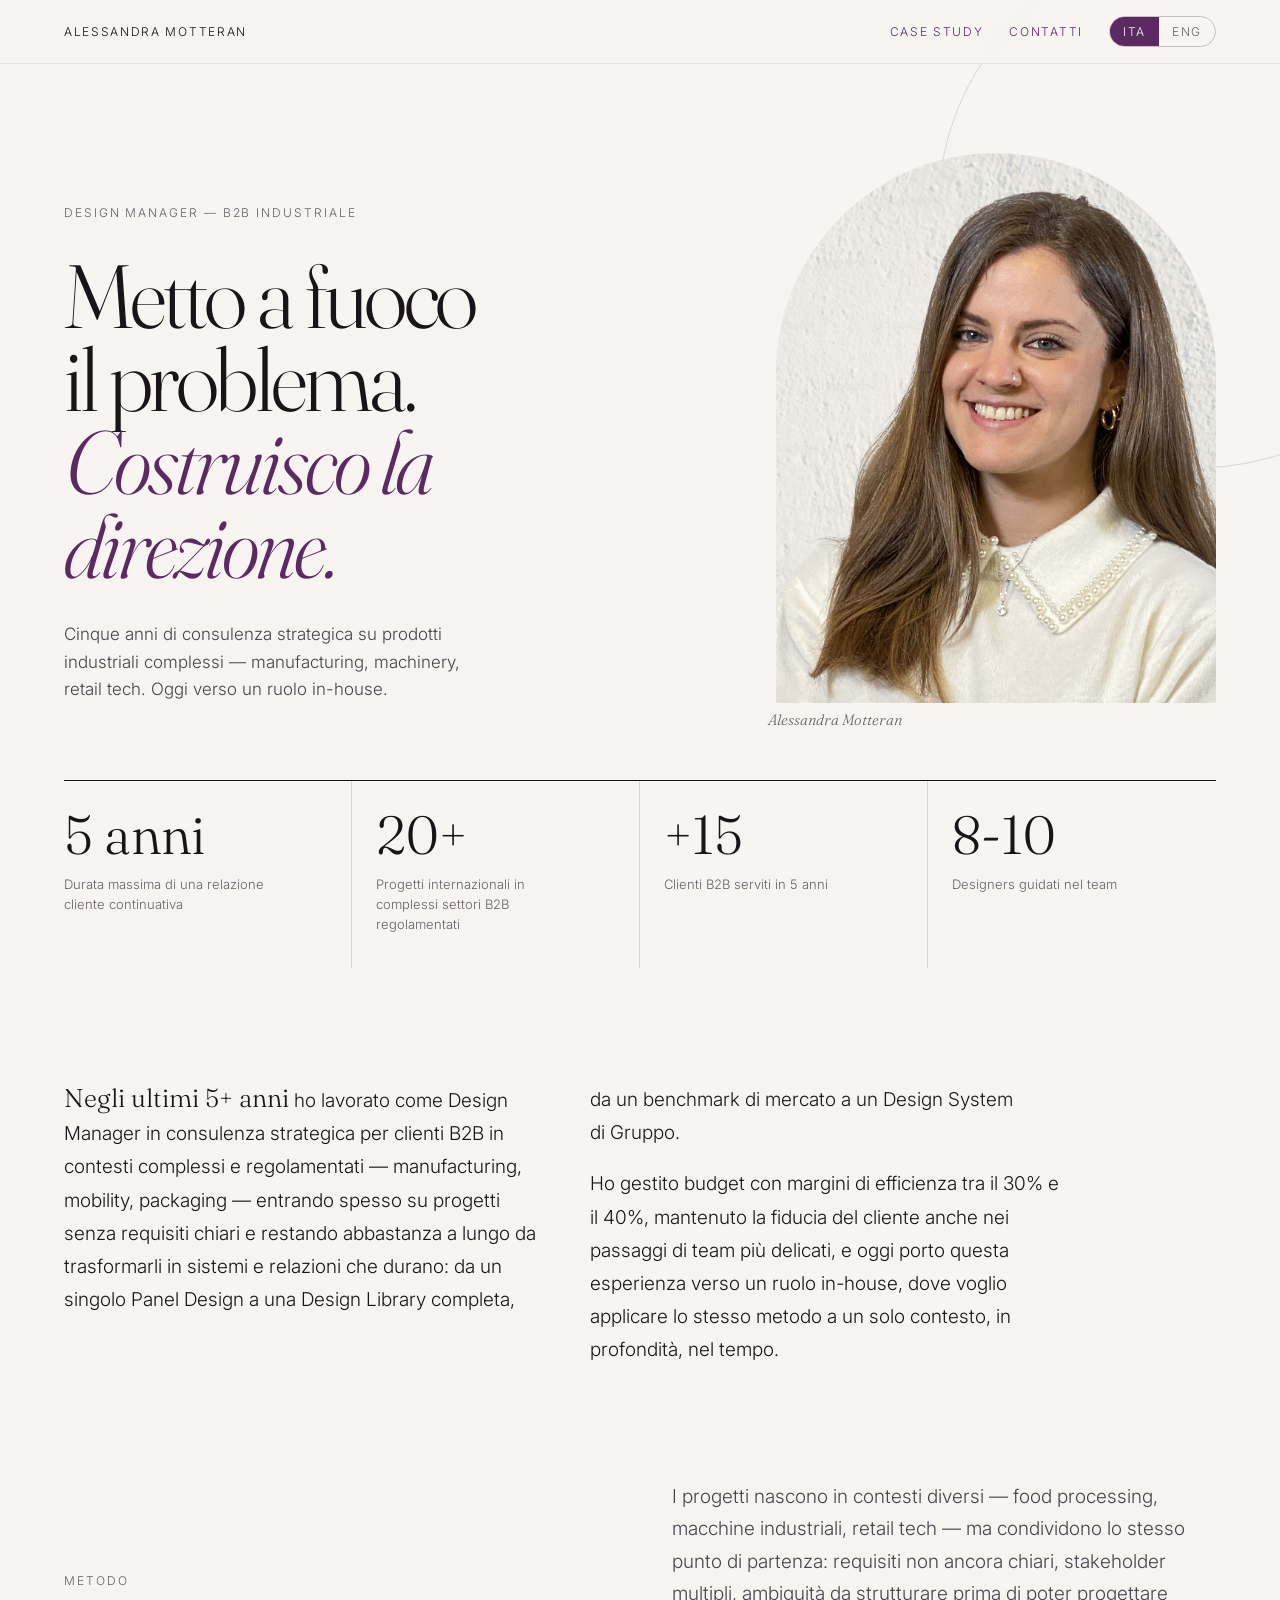
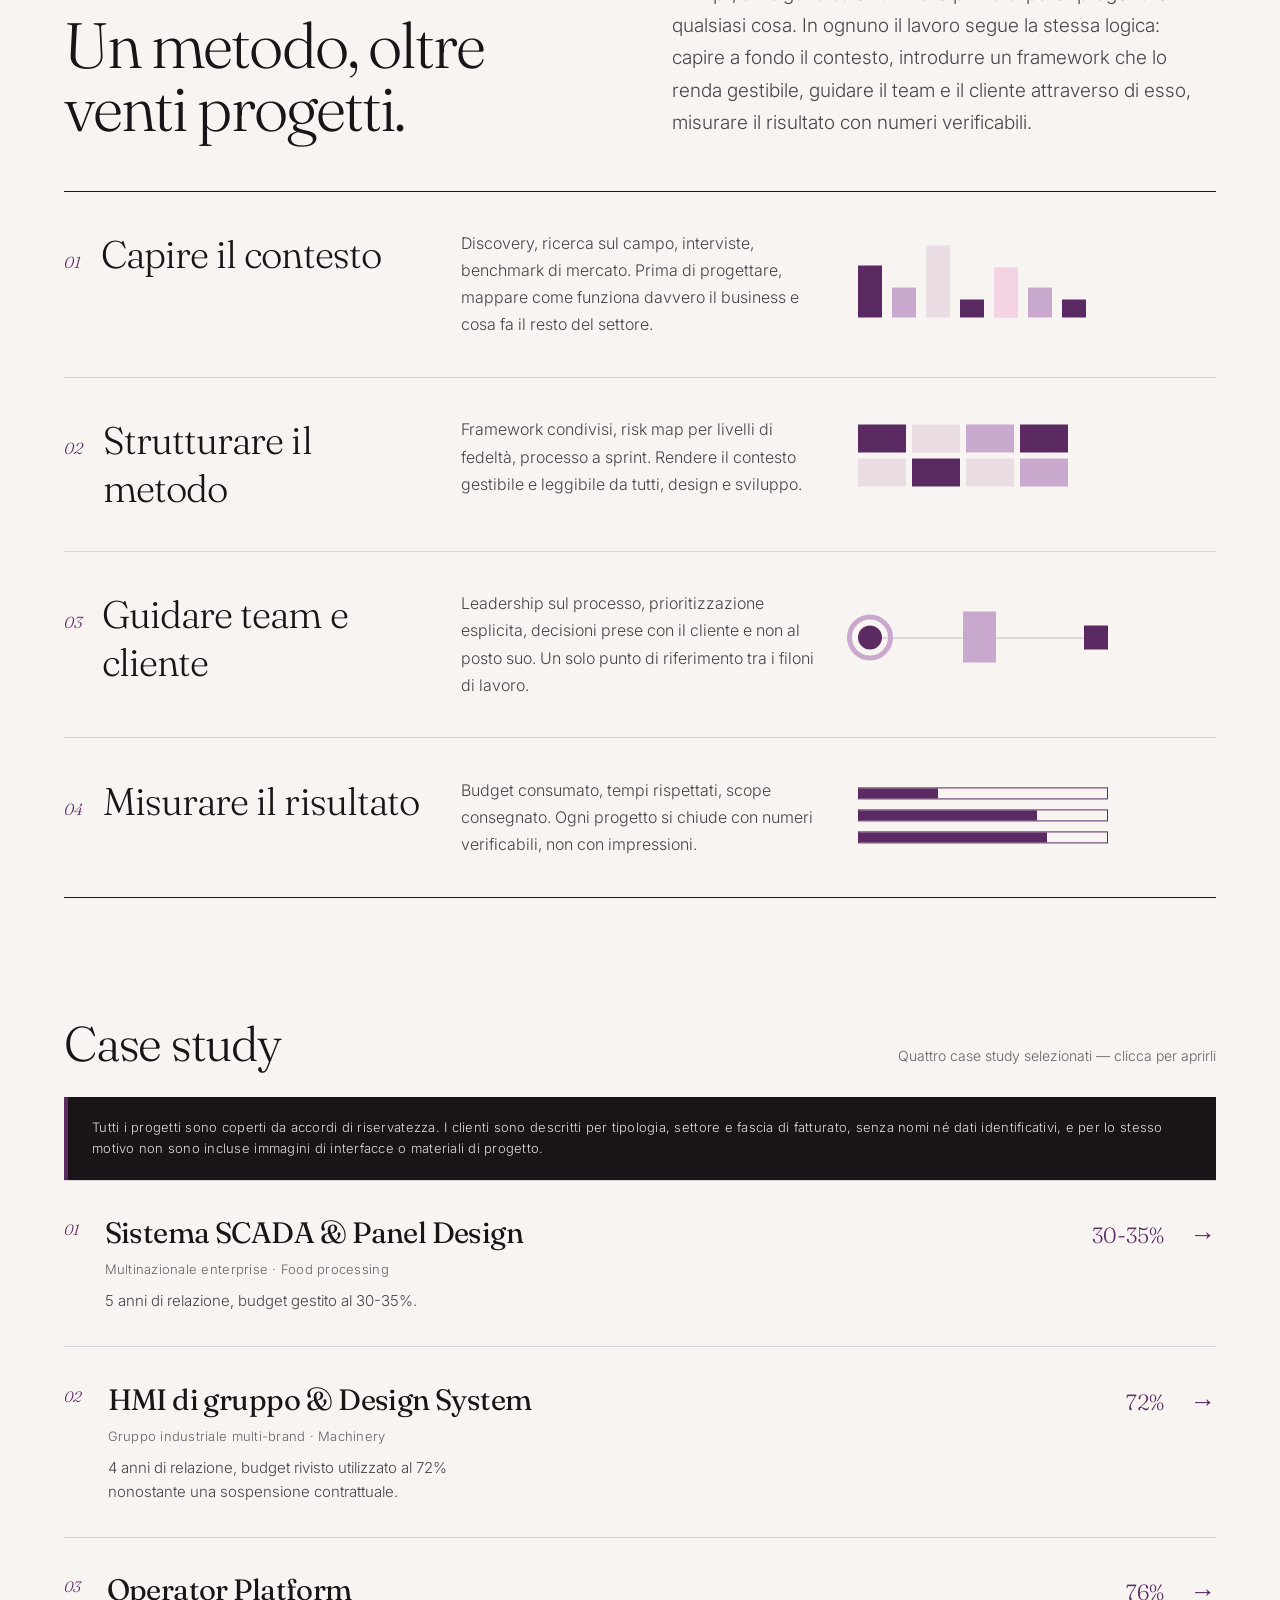
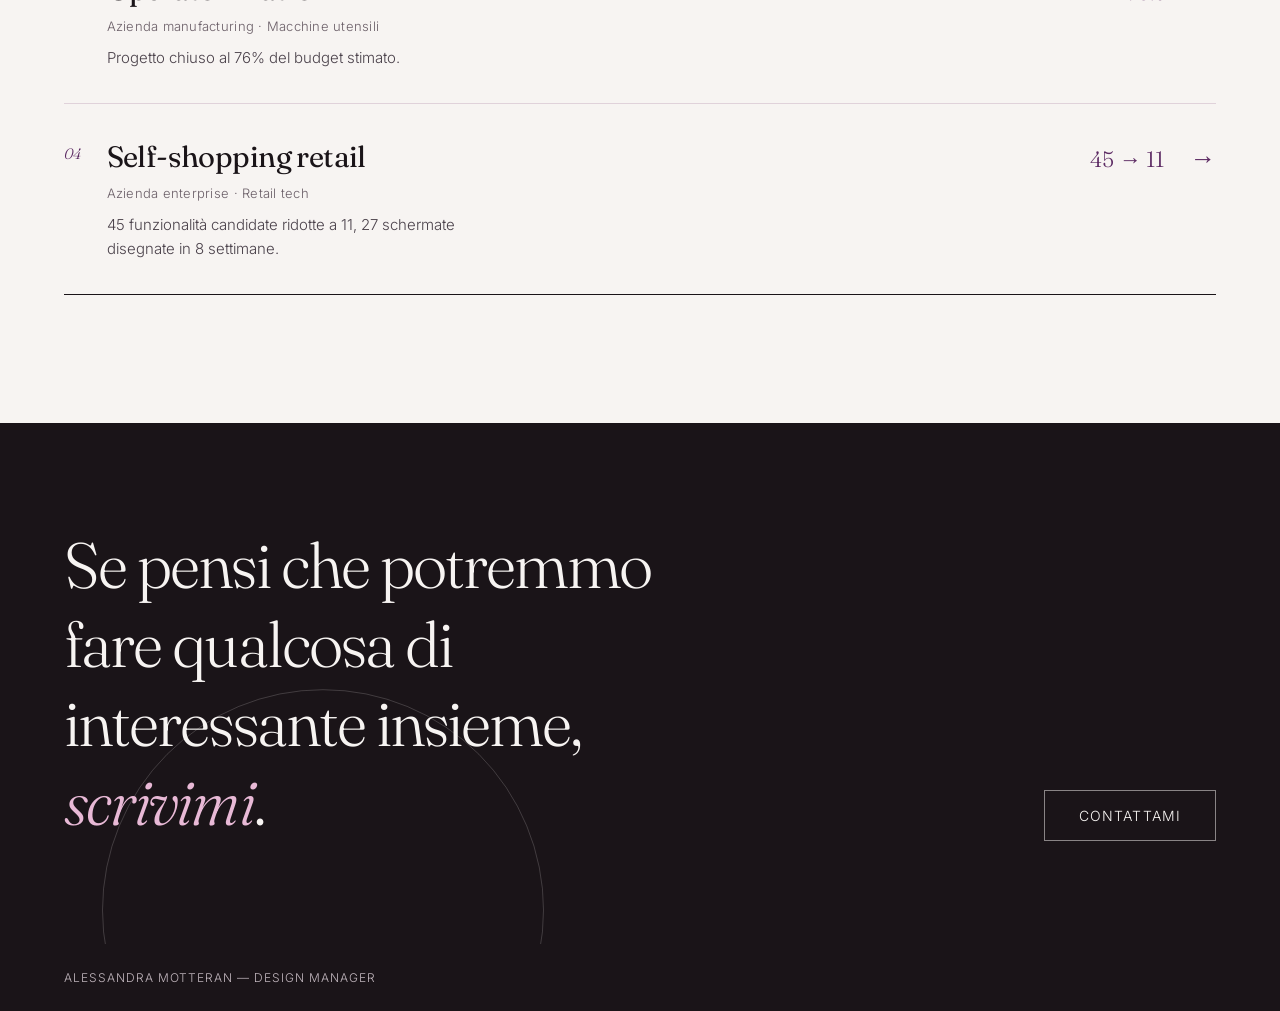
<file: index.html>
<!DOCTYPE html>
<html lang="it">
<head>
<meta charset="utf-8">
<meta name="viewport" content="width=device-width, initial-scale=1">
<title>Alessandra Motteran — Design Manager</title>
<meta name="description" content="Design Manager senior in transizione da consulenza a ruolo in-house. Cinque anni di consulenza strategica su prodotti industriali complessi.">
<link rel="icon" href="./favicon.svg" type="image/svg+xml">
<link rel="icon" href="./favicon.ico" sizes="any">
<link rel="apple-touch-icon" href="./apple-touch-icon.png">
<link rel="preconnect" href="https://fonts.gstatic.com" crossorigin>
<link href="https://fonts.googleapis.com/css2?family=Fraunces:opsz,wght@9..144,300;9..144,400;9..144,500&family=Inter:wght@300;400;500&display=swap" rel="stylesheet">
<link rel="stylesheet" href="./styles.css">
<script src="./portfolio.js" defer></script>
</head>
<body>

<div style="font-family:Inter,sans-serif;font-weight:300;color:#1A1418;background:#F7F4F2;overflow-x:hidden">

  <nav style="position:sticky;top:0;z-index:30;display:flex;align-items:center;gap:26px;padding:16px 5vw;font-size:12px;letter-spacing:0.14em;text-transform:uppercase;background:rgba(247,244,242,0.92);backdrop-filter:blur(10px);border-bottom:1px solid #E7DDE3">
    <span style="margin-right:auto;color:#1A1418">Alessandra Motteran</span>
    <a href="./case-study.html">Case study</a>
    <a href="./contatti.html">Contatti</a>
    <span data-lang-switch style="display:inline-flex;border:1px solid #C9BDC4;border-radius:999px;overflow:hidden">
      <button type="button" data-lang="it" style="font:inherit;letter-spacing:0.14em;text-transform:uppercase;border:none;background:none;padding:7px 13px;cursor:pointer;color:#5C2A63">ITA</button>
      <button type="button" data-lang="en" style="font:inherit;letter-spacing:0.14em;text-transform:uppercase;border:none;background:none;padding:7px 13px;cursor:pointer;color:#5C2A63">ENG</button>
    </span>
  </nav>

  <header style="padding:clamp(40px,7vw,96px) 5vw clamp(48px,6vw,90px);position:relative">
    <div style="position:absolute;right:-180px;top:-120px;width:520px;height:520px;border-radius:50%;border:1px solid #E0D2DA" data-par="-0.06"></div>
    <div style="display:grid;grid-template-columns:repeat(auto-fit,minmax(300px,1fr));gap:clamp(32px,5vw,72px);align-items:end;position:relative">
      <div data-rise>
        <p style="font-size:12px;letter-spacing:0.16em;text-transform:uppercase;color:#6B5F68;margin:0 0 34px">Design Manager — B2B industriale</p>
        <h1 style="font-family:Fraunces,serif;font-weight:300;font-size:clamp(44px,7vw,104px);line-height:0.93;letter-spacing:-0.035em;margin:0">Metto a fuoco<br>il problema.<br><span style="font-style:italic;color:#5C2A63">Costruisco la direzione.</span></h1>
        <p style="font-size:17px;line-height:1.62;color:#4A414A;margin:34px 0 0;max-width:42ch">Cinque anni di consulenza strategica su prodotti industriali complessi — manufacturing, machinery, retail tech. Oggi verso un ruolo in-house.</p>
      </div>
      <div style="position:relative;justify-self:end;width:100%;max-width:440px" data-par="0.08">
        <div style="aspect-ratio:4/5;border-radius:999px 999px 8px 8px;overflow:hidden;background:#EDE4E8">
          <img src="./assets/portrait.jpg" alt="Alessandra Motteran" style="width:100%;height:100%;object-fit:cover;display:block">
        </div>
        <span style="position:absolute;left:-8px;bottom:-26px;font-family:Fraunces,serif;font-style:italic;font-size:15px;color:#6B5F68">Alessandra Motteran</span>
      </div>
    </div>
  </header>

  <section data-sec="metriche" style="padding:0 5vw">
    <div style="border-top:1px solid #1A1418;display:grid;grid-template-columns:repeat(auto-fit,minmax(200px,1fr))">
      <div style="padding:30px 24px 34px 0;border-right:1px solid #E0D2DA" data-rise>
        <span style="font-family:Fraunces,serif;font-weight:300;font-size:clamp(38px,4.2vw,58px);line-height:0.9;display:block;font-variant-numeric:tabular-nums"><span data-count="5">5</span> anni</span>
        <span style="font-size:13px;line-height:1.55;color:#6B5F68;display:block;margin-top:14px;max-width:26ch">Durata massima di una relazione cliente continuativa</span>
      </div>
      <div style="padding:30px 24px 34px;border-right:1px solid #E0D2DA" data-rise>
        <span style="font-family:Fraunces,serif;font-weight:300;font-size:clamp(38px,4.2vw,58px);line-height:0.9;display:block;font-variant-numeric:tabular-nums"><span data-count="20">20</span>+</span>
        <span style="font-size:13px;line-height:1.55;color:#6B5F68;display:block;margin-top:14px;max-width:26ch">Progetti internazionali in complessi settori B2B regolamentati</span>
      </div>
      <div style="padding:30px 24px 34px;border-right:1px solid #E0D2DA" data-rise>
        <span style="font-family:Fraunces,serif;font-weight:300;font-size:clamp(38px,4.2vw,58px);line-height:0.9;display:block;font-variant-numeric:tabular-nums">+<span data-count="15">15</span></span>
        <span style="font-size:13px;line-height:1.55;color:#6B5F68;display:block;margin-top:14px;max-width:26ch">Clienti B2B serviti in 5 anni</span>
      </div>
      <div style="padding:30px 0 34px 24px" data-rise>
        <span style="font-family:Fraunces,serif;font-weight:300;font-size:clamp(38px,4.2vw,58px);line-height:0.9;display:block;font-variant-numeric:tabular-nums">8-10</span>
        <span style="font-size:13px;line-height:1.55;color:#6B5F68;display:block;margin-top:14px;max-width:26ch">Designers guidati nel team</span>
      </div>
    </div>
  </section>

  <section data-sec="profilo" style="padding:clamp(64px,9vw,130px) 5vw 0">
    <div style="max-width:1000px;columns:2;column-gap:clamp(32px,4vw,64px)" data-rise>
      <p style="font-size:clamp(17px,1.55vw,19px);line-height:1.74;margin:0 0 18px;text-wrap:pretty"><span style="font-family:Fraunces,serif;font-size:1.35em;line-height:1.2">Negli ultimi 5+ anni</span> ho lavorato come Design Manager in consulenza strategica per clienti B2B in contesti complessi e regolamentati — manufacturing, mobility, packaging — entrando spesso su progetti senza requisiti chiari e restando abbastanza a lungo da trasformarli in sistemi e relazioni che durano: da un singolo Panel Design a una Design Library completa, da un benchmark di mercato a un Design System di Gruppo.</p>
      <p style="font-size:clamp(17px,1.55vw,19px);line-height:1.74;margin:0;text-wrap:pretty">Ho gestito budget con margini di efficienza tra il 30% e il 40%, mantenuto la fiducia del cliente anche nei passaggi di team più delicati, e oggi porto questa esperienza verso un ruolo in-house, dove voglio applicare lo stesso metodo a un solo contesto, in profondità, nel tempo.</p>
    </div>
  </section>

  <section data-sec="metodo" style="padding:clamp(64px,9vw,130px) 5vw 0">
    <div style="display:grid;grid-template-columns:repeat(auto-fit,minmax(300px,1fr));gap:clamp(32px,5vw,72px);align-items:end;margin-bottom:clamp(32px,4vw,56px)" data-rise>
      <div>
        <p style="font-size:12px;letter-spacing:0.16em;text-transform:uppercase;color:#6B5F68;margin:0 0 26px">Metodo</p>
        <h2 style="font-family:Fraunces,serif;font-weight:300;font-size:clamp(32px,5vw,68px);line-height:0.98;letter-spacing:-0.03em;margin:0">Un metodo, oltre venti progetti.</h2>
      </div>
      <p style="font-size:clamp(16px,1.5vw,19px);line-height:1.7;color:#4A414A;margin:0;max-width:52ch">I progetti nascono in contesti diversi — food processing, macchine industriali, retail tech — ma condividono lo stesso punto di partenza: requisiti non ancora chiari, stakeholder multipli, ambiguità da strutturare prima di poter progettare qualsiasi cosa. In ognuno il lavoro segue la stessa logica: capire a fondo il contesto, introdurre un framework che lo renda gestibile, guidare il team e il cliente attraverso di esso, misurare il risultato con numeri verificabili.</p>
    </div>

    <ol style="list-style:none;margin:0;padding:0;border-top:1px solid #1A1418">
      <li style="display:grid;grid-template-columns:repeat(auto-fit,minmax(240px,1fr));gap:clamp(20px,3vw,56px);padding:clamp(26px,3vw,46px) 0;border-bottom:1px solid #E0D2DA;align-items:start" data-rise>
        <div style="display:flex;gap:20px;align-items:baseline">
          <span style="font-family:Fraunces,serif;font-style:italic;font-size:16px;color:#5C2A63">01</span>
          <h3 style="font-family:Fraunces,serif;font-weight:300;font-size:clamp(26px,3vw,40px);letter-spacing:-0.025em;margin:0">Capire il contesto</h3>
        </div>
        <p style="font-size:16px;line-height:1.7;color:#4A414A;margin:0;max-width:50ch">Discovery, ricerca sul campo, interviste, benchmark di mercato. Prima di progettare, mappare come funziona davvero il business e cosa fa il resto del settore.</p><div style="display:flex;align-items:flex-end;gap:10px;height:80px" data-par="0.03">
          <div style="width:24px;height:52px;background:#5C2A63"></div>
          <div style="width:24px;height:30px;background:#C9A9CE"></div>
          <div style="width:24px;height:72px;background:#EADCE3"></div>
          <div style="width:24px;height:18px;background:#5C2A63"></div><div style="width: 24px; height: 72px; transform: translate(0px, 11px) scaleY(0.7); background-color: #F4D4E4"></div><div style="width:24px;height:30px;background:#C9A9CE"></div><div style="width:24px;height:18px;background:#5C2A63"></div>
        </div>
      </li>
      <li style="display:grid;grid-template-columns:repeat(auto-fit,minmax(240px,1fr));gap:clamp(20px,3vw,56px);padding:clamp(26px,3vw,46px) 0;border-bottom:1px solid #E0D2DA;align-items:start" data-rise>
        <div style="display:flex;gap:20px;align-items:baseline">
          <span style="font-family:Fraunces,serif;font-style:italic;font-size:16px;color:#5C2A63">02</span>
          <h3 style="font-family:Fraunces,serif;font-weight:300;font-size:clamp(26px,3vw,40px);letter-spacing:-0.025em;margin:0">Strutturare il metodo</h3>
        </div>
        <p style="font-size:16px;line-height:1.7;color:#4A414A;margin:0;max-width:50ch">Framework condivisi, risk map per livelli di fedeltà, processo a sprint. Rendere il contesto gestibile e leggibile da tutti, design e sviluppo.</p><div style="display:grid;grid-template-columns:repeat(4,1fr);grid-template-rows:repeat(2,28px);gap:6px;max-width:210px" data-par="0.03">
          <div style="background:#5C2A63"></div><div style="background:#EADCE3"></div><div style="background:#C9A9CE"></div><div style="background:#5C2A63"></div>
          <div style="background:#EADCE3"></div><div style="background:#5C2A63"></div><div style="background:#EADCE3"></div><div style="background:#C9A9CE"></div>
        </div>
      </li>
      <li style="display:grid;grid-template-columns:repeat(auto-fit,minmax(240px,1fr));gap:clamp(20px,3vw,56px);padding:clamp(26px,3vw,46px) 0;border-bottom:1px solid #E0D2DA;align-items:start" data-rise>
        <div style="display:flex;gap:20px;align-items:baseline">
          <span style="font-family:Fraunces,serif;font-style:italic;font-size:16px;color:#5C2A63">03</span>
          <h3 style="font-family:Fraunces,serif;font-weight:300;font-size:clamp(26px,3vw,40px);letter-spacing:-0.025em;margin:0">Guidare team e cliente</h3>
        </div>
        <p style="font-size:16px;line-height:1.7;color:#4A414A;margin:0;max-width:50ch">Leadership sul processo, prioritizzazione esplicita, decisioni prese con il cliente e non al posto suo. Un solo punto di riferimento tra i filoni di lavoro.</p><div style="position:relative;height:80px;max-width:250px" data-par="0.03">
          <div style="position:absolute;left:0;right:0;top:38px;height:1px;background:#C9BDC4"></div>
          <div style="position:absolute;left:0;top:26px;width:24px;height:24px;border-radius:50%;background:#5C2A63"></div>
          <div style="position: absolute; left: -11px; top: 15px; width: 36px; height: 36px; border-radius: 50%; border: 5px solid #C9A9CE"></div>
          <div style="position:absolute;right:0;top:26px;width:24px;height:24px;background:#5C2A63"></div><div style="position: absolute; top: 12px; width: 33px; height: 51px; left: 105px; background-color: #C9A8CE"></div>
        </div>
      </li>
      <li style="display:grid;grid-template-columns:repeat(auto-fit,minmax(240px,1fr));gap:clamp(20px,3vw,56px);padding:clamp(26px,3vw,46px) 0;border-bottom:1px solid #1A1418;align-items:start" data-rise>
        <div style="display:flex;gap:20px;align-items:baseline">
          <span style="font-family:Fraunces,serif;font-style:italic;font-size:16px;color:#5C2A63">04</span>
          <h3 style="font-family:Fraunces,serif;font-weight:300;font-size:clamp(26px,3vw,40px);letter-spacing:-0.025em;margin:0">Misurare il risultato</h3>
        </div>
        <p style="font-size:16px;line-height:1.7;color:#4A414A;margin:0;max-width:50ch">Budget consumato, tempi rispettati, scope consegnato. Ogni progetto si chiude con numeri verificabili, non con impressioni.</p>
        <div style="display:flex;flex-direction:column;gap:10px;max-width:250px" data-par="0.03">
          <div style="height:10px;border:1px solid #5C2A63;position:relative"><div style="position:absolute;inset:0 68% 0 0;background:#5C2A63"></div></div>
          <div style="height:10px;border:1px solid #5C2A63;position:relative"><div style="position:absolute;inset:0 28% 0 0;background:#5C2A63"></div></div>
          <div style="height:10px;border:1px solid #5C2A63;position:relative"><div style="position:absolute;inset:0 24% 0 0;background:#5C2A63"></div></div>
        </div>
      </li>
    </ol>
  </section>

  <section data-sec="casestudy" style="padding:clamp(64px,9vw,130px) 5vw 0">
    <div style="display:flex;flex-wrap:wrap;gap:20px;align-items:baseline;justify-content:space-between;margin-bottom:24px" data-rise>
      <h2 style="font-family:Fraunces,serif;font-weight:300;font-size:clamp(30px,3.8vw,50px);letter-spacing:-0.025em;margin:0">Case study</h2>
      <p style="font-size:14px;color:#6B5F68;margin:0">Quattro case study selezionati — clicca per aprirli</p>
    </div>
    <p style="margin:0;font-size:13px;line-height:1.65;letter-spacing:0.02em;color:#E4D9E0;background:#1A1418;border-left:4px solid #5C2A63;padding:20px 24px" data-nda>Tutti i progetti sono coperti da accordi di riservatezza. I clienti sono descritti per tipologia, settore e fascia di fatturato, senza nomi né dati identificativi, e per lo stesso motivo non sono incluse immagini di interfacce o materiali di progetto.</p>

    <div style="border-bottom:1px solid #1A1418">

      <a href="./progetto-01.html" class="row-link" style="display:grid;grid-template-columns:auto 1fr auto;gap:clamp(16px,2vw,32px);align-items:start;color:inherit;border-top:1px solid #E0D2DA;padding:clamp(22px,2.6vw,34px) 0;text-decoration:none" data-rise>
        <span style="font-family:Fraunces,serif;font-style:italic;font-size:15px;color:#5C2A63;padding-top:6px">01</span>
        <div style="padding:0">
          <div style="display:flex;justify-content:space-between;align-items:baseline;gap:18px">
            <h3 style="font-family:Fraunces,serif;font-weight:400;font-size:clamp(23px,2.3vw,31px);margin:0;letter-spacing:-0.02em">Sistema SCADA &amp; Panel Design</h3>
            <span style="font-family:Fraunces,serif;font-size:22px;color:#5C2A63;white-space:nowrap">30-35%</span>
          </div>
          <p style="font-size:13px;color:#6B5F68;margin:10px 0 0;letter-spacing:0.02em">Multinazionale enterprise · Food processing</p>
          <p style="font-size:15px;line-height:1.6;color:#4A414A;margin:12px 0 0;max-width:46ch">5 anni di relazione, budget gestito al 30-35%.</p>
        </div>
        <span style="font-family:Fraunces,serif;font-size:26px;color:#5C2A63;padding-top:4px">→</span>
      </a>

      <a href="./progetto-02.html" class="row-link" style="display:grid;grid-template-columns:auto 1fr auto;gap:clamp(16px,2vw,32px);align-items:start;color:inherit;border-top:1px solid #E0D2DA;padding:clamp(22px,2.6vw,34px) 0;text-decoration:none" data-rise>
        <span style="font-family:Fraunces,serif;font-style:italic;font-size:15px;color:#5C2A63;padding-top:6px">02</span>
        <div style="padding:0">
          <div style="display:flex;justify-content:space-between;align-items:baseline;gap:18px">
            <h3 style="font-family:Fraunces,serif;font-weight:400;font-size:clamp(23px,2.3vw,31px);margin:0;letter-spacing:-0.02em">HMI di gruppo &amp; Design System</h3>
            <span style="font-family:Fraunces,serif;font-size:22px;color:#5C2A63;white-space:nowrap">72%</span>
          </div>
          <p style="font-size:13px;color:#6B5F68;margin:10px 0 0;letter-spacing:0.02em">Gruppo industriale multi-brand · Machinery</p>
          <p style="font-size:15px;line-height:1.6;color:#4A414A;margin:12px 0 0;max-width:46ch">4 anni di relazione, budget rivisto utilizzato al 72% nonostante una sospensione contrattuale.</p>
        </div>
        <span style="font-family:Fraunces,serif;font-size:26px;color:#5C2A63;padding-top:4px">→</span>
      </a>

      <a href="./progetto-03.html" class="row-link" style="display:grid;grid-template-columns:auto 1fr auto;gap:clamp(16px,2vw,32px);align-items:start;color:inherit;border-top:1px solid #E0D2DA;padding:clamp(22px,2.6vw,34px) 0;text-decoration:none" data-rise>
        <span style="font-family:Fraunces,serif;font-style:italic;font-size:15px;color:#5C2A63;padding-top:6px">03</span>
        <div style="padding:0">
          <div style="display:flex;justify-content:space-between;align-items:baseline;gap:18px">
            <h3 style="font-family:Fraunces,serif;font-weight:400;font-size:clamp(23px,2.3vw,31px);margin:0;letter-spacing:-0.02em">Operator Platform</h3>
            <span style="font-family:Fraunces,serif;font-size:22px;color:#5C2A63;white-space:nowrap">76%</span>
          </div>
          <p style="font-size:13px;color:#6B5F68;margin:10px 0 0;letter-spacing:0.02em">Azienda manufacturing · Macchine utensili</p>
          <p style="font-size:15px;line-height:1.6;color:#4A414A;margin:12px 0 0;max-width:46ch">Progetto chiuso al 76% del budget stimato.</p>
        </div>
        <span style="font-family:Fraunces,serif;font-size:26px;color:#5C2A63;padding-top:4px">→</span>
      </a>

      <a href="./progetto-04.html" class="row-link" style="display:grid;grid-template-columns:auto 1fr auto;gap:clamp(16px,2vw,32px);align-items:start;color:inherit;border-top:1px solid #E0D2DA;padding:clamp(22px,2.6vw,34px) 0;text-decoration:none" data-rise>
        <span style="font-family:Fraunces,serif;font-style:italic;font-size:15px;color:#5C2A63;padding-top:6px">04</span>
        <div style="padding:0">
          <div style="display:flex;justify-content:space-between;align-items:baseline;gap:18px">
            <h3 style="font-family:Fraunces,serif;font-weight:400;font-size:clamp(23px,2.3vw,31px);margin:0;letter-spacing:-0.02em">Self-shopping retail</h3>
            <span style="font-family:Fraunces,serif;font-size:22px;color:#5C2A63;white-space:nowrap">45 → 11</span>
          </div>
          <p style="font-size:13px;color:#6B5F68;margin:10px 0 0;letter-spacing:0.02em">Azienda enterprise · Retail tech</p>
          <p style="font-size:15px;line-height:1.6;color:#4A414A;margin:12px 0 0;max-width:46ch">45 funzionalità candidate ridotte a 11, 27 schermate disegnate in 8 settimane.</p>
        </div>
        <span style="font-family:Fraunces,serif;font-size:26px;color:#5C2A63;padding-top:4px">→</span>
      </a>

    </div>
  </section>

  <section style="margin:clamp(72px,10vw,150px) 0 0;background:#1A1418;color:#F7F4F2;padding:clamp(64px,8vw,120px) 5vw;position:relative;overflow:hidden">
    <div style="position:absolute;left:8%;bottom:-220px;width:440px;height:440px;border-radius:50%;border:1px solid rgba(247,244,242,0.18)" data-par="-0.05"></div>
    <div style="position:relative;display:flex;flex-wrap:wrap;gap:40px;align-items:flex-end;justify-content:space-between">
      <h2 style="font-family:Fraunces,serif;font-weight:300;font-size:clamp(32px,5vw,72px);letter-spacing:-0.03em;margin:0;max-width:16ch">Se pensi che potremmo fare qualcosa di interessante insieme, <span style="font-style:italic;color:#E8B9D6">scrivimi</span>.</h2>
      <a href="./contatti.html" class="cta-invert" style="color:#F7F4F2;border:1px solid rgba(247,244,242,0.5);padding:16px 34px;font-size:14px;letter-spacing:0.08em;text-transform:uppercase">Contattami</a>
    </div>
  </section>

  <footer style="padding:26px 5vw;font-size:12px;letter-spacing:0.08em;text-transform:uppercase;color:#C0B5BC;background:#1A1418">Alessandra Motteran — Design Manager</footer>
</div>

</body>
</html>
</file>
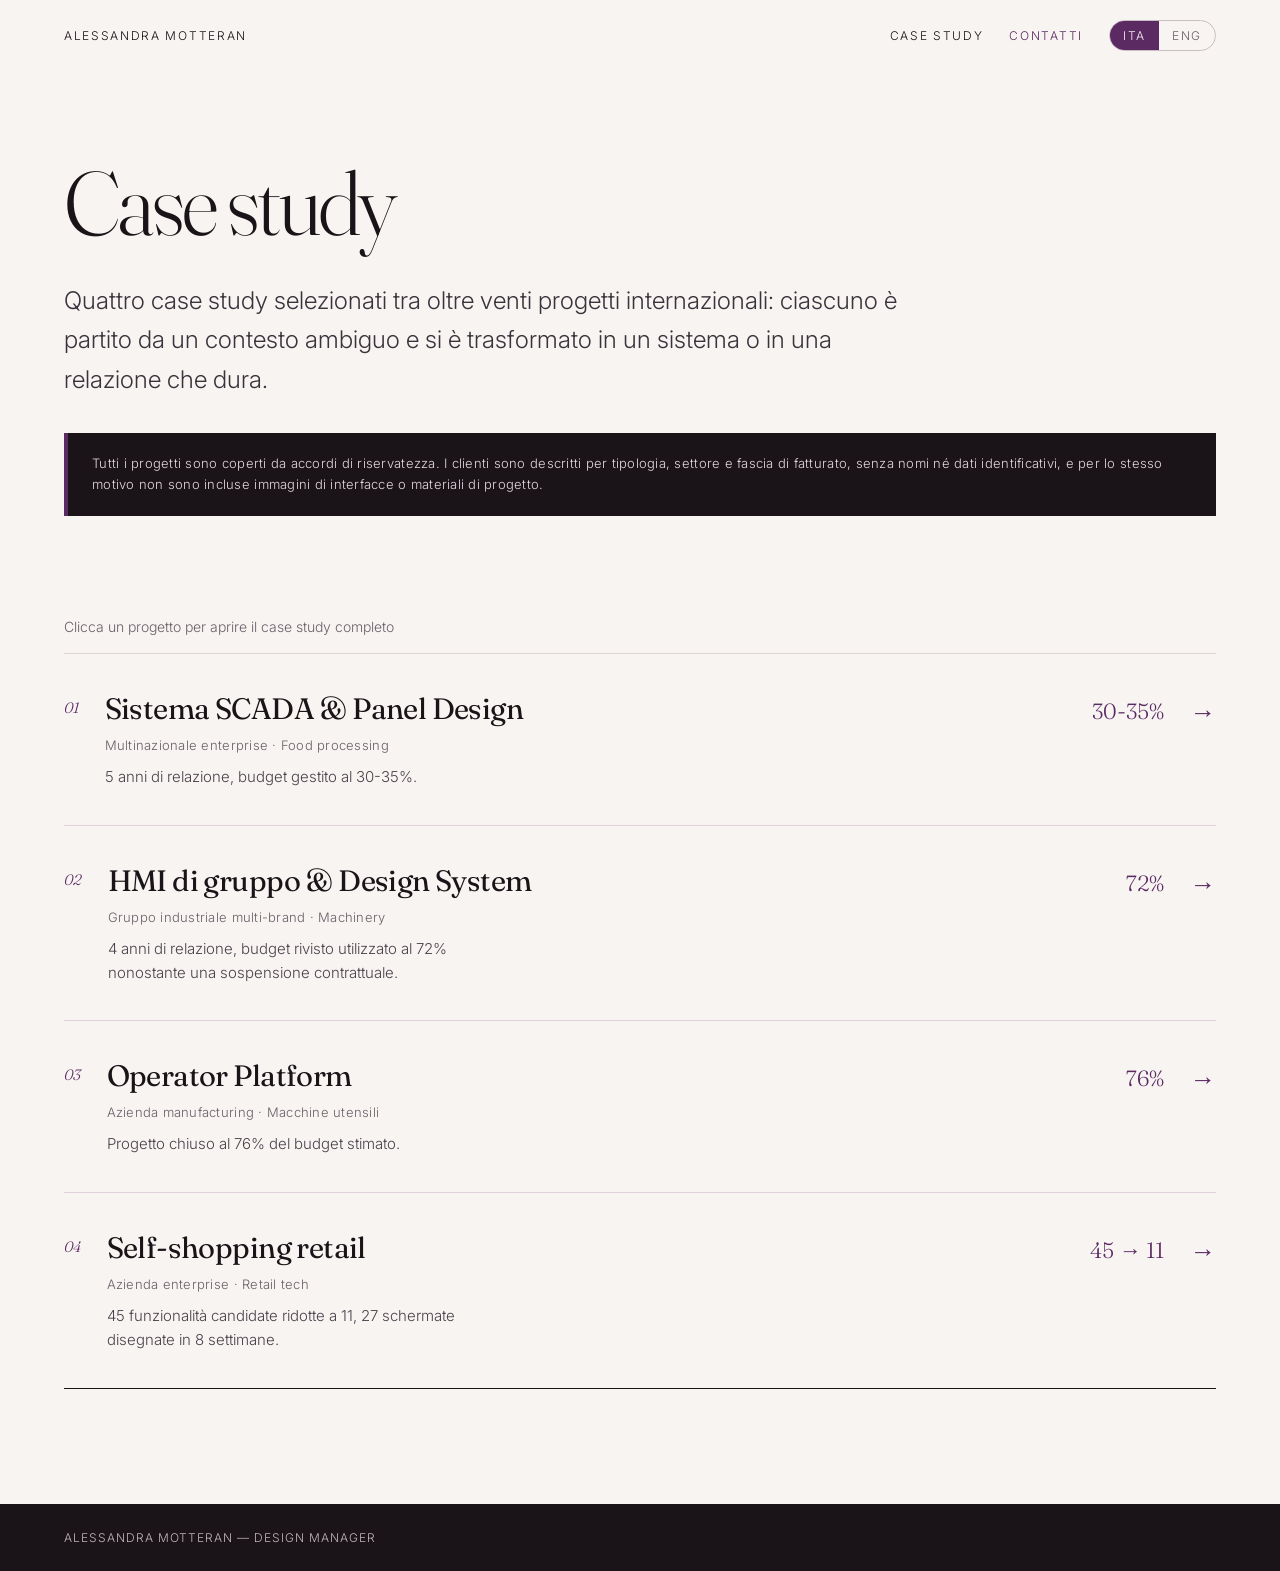
<file: case-study.html>
<!DOCTYPE html>
<html lang="it">
<head>
<meta charset="utf-8">
<meta name="viewport" content="width=device-width, initial-scale=1">
<title>Case study — Alessandra Motteran</title>
<meta name="description" content="Quattro case study selezionati tra oltre venti progetti internazionali B2B enterprise.">
<link rel="icon" href="./favicon.svg" type="image/svg+xml">
<link rel="icon" href="./favicon.ico" sizes="any">
<link rel="apple-touch-icon" href="./apple-touch-icon.png">
<link rel="preconnect" href="https://fonts.gstatic.com" crossorigin>
<link href="https://fonts.googleapis.com/css2?family=Fraunces:opsz,wght@9..144,300;9..144,400;9..144,500&family=Inter:wght@300;400;500&display=swap" rel="stylesheet">
<link rel="stylesheet" href="./styles.css">
<script src="./portfolio.js" defer></script>
</head>
<body>

<div style="font-family:Inter,sans-serif;font-weight:300;color:#1A1418;background:#F7F4F2;overflow-x:hidden">

  <nav style="position:sticky;top:0;z-index:20;display:flex;align-items:baseline;gap:26px;padding:20px 5vw;font-size:12px;letter-spacing:0.14em;text-transform:uppercase;background:rgba(247,244,242,0.88);backdrop-filter:blur(10px)">
    <a href="./index.html" style="margin-right:auto;color:#1A1418">Alessandra Motteran</a>
    <a href="./case-study.html" style="color:#1A1418">Case study</a>
    <a href="./contatti.html">Contatti</a>
    <span data-lang-switch style="display:inline-flex;border:1px solid #C9BDC4;border-radius:999px;overflow:hidden">
      <button type="button" data-lang="it" style="font:inherit;letter-spacing:0.14em;text-transform:uppercase;border:none;background:none;padding:7px 13px;cursor:pointer;color:#5C2A63">ITA</button>
      <button type="button" data-lang="en" style="font:inherit;letter-spacing:0.14em;text-transform:uppercase;border:none;background:none;padding:7px 13px;cursor:pointer;color:#5C2A63">ENG</button>
    </span>
  </nav>

  <header style="padding:clamp(40px,7vw,100px) 5vw clamp(32px,4vw,56px)">
    <div data-rise>
      <h1 style="font-family:Fraunces,serif;font-weight:300;font-size:clamp(44px,7vw,104px);line-height:0.94;letter-spacing:-0.035em;margin:0">Case study</h1>
      <p style="font-size:clamp(19px,1.9vw,25px);line-height:1.62;color:#3A333C;margin:clamp(24px,3vw,36px) 0 0;max-width:56ch">Quattro case study selezionati tra oltre venti progetti internazionali: ciascuno è partito da un contesto ambiguo e si è trasformato in un sistema o in una relazione che dura.</p>
    </div>
    <p style="margin:34px 0 0;font-size:13px;line-height:1.65;letter-spacing:0.02em;color:#E4D9E0;background:#1A1418;border-left:4px solid #5C2A63;padding:20px 24px" data-nda>Tutti i progetti sono coperti da accordi di riservatezza. I clienti sono descritti per tipologia, settore e fascia di fatturato, senza nomi né dati identificativi, e per lo stesso motivo non sono incluse immagini di interfacce o materiali di progetto.</p>
  </header>

  <section style="padding:clamp(24px,4vw,56px) 5vw clamp(72px,9vw,140px)">
    <p style="font-size:14px;color:#6B5F68;margin:0 0 18px">Clicca un progetto per aprire il case study completo</p>
    <div style="border-bottom:1px solid #1A1418">

      <a href="./progetto-01.html" class="row-link" style="display:grid;grid-template-columns:auto 1fr auto;gap:clamp(16px,2vw,32px);align-items:start;color:inherit;border-top:1px solid #E0D2DA;padding:clamp(24px,2.8vw,36px) 0;text-decoration:none" data-rise>
        <span style="font-family:Fraunces,serif;font-style:italic;font-size:15px;color:#5C2A63;padding-top:8px">01</span>
        <div>
          <div style="display:flex;justify-content:space-between;align-items:baseline;gap:18px">
            <h2 style="font-family:Fraunces,serif;font-weight:400;font-size:clamp(23px,2.3vw,31px);margin:0;letter-spacing:-0.02em">Sistema SCADA &amp; Panel Design</h2>
            <span style="font-family:Fraunces,serif;font-size:22px;color:#5C2A63;white-space:nowrap">30-35%</span>
          </div>
          <p style="font-size:13px;color:#6B5F68;margin:10px 0 0;letter-spacing:0.02em">Multinazionale enterprise · Food processing</p>
          <p style="font-size:15px;line-height:1.6;color:#4A414A;margin:12px 0 0;max-width:46ch">5 anni di relazione, budget gestito al 30-35%.</p>
        </div>
        <span style="font-family:Fraunces,serif;font-size:26px;color:#5C2A63;padding-top:6px">→</span>
      </a>

      <a href="./progetto-02.html" class="row-link" style="display:grid;grid-template-columns:auto 1fr auto;gap:clamp(16px,2vw,32px);align-items:start;color:inherit;border-top:1px solid #E0D2DA;padding:clamp(24px,2.8vw,36px) 0;text-decoration:none" data-rise>
        <span style="font-family:Fraunces,serif;font-style:italic;font-size:15px;color:#5C2A63;padding-top:8px">02</span>
        <div>
          <div style="display:flex;justify-content:space-between;align-items:baseline;gap:18px">
            <h2 style="font-family:Fraunces,serif;font-weight:400;font-size:clamp(23px,2.3vw,31px);margin:0;letter-spacing:-0.02em">HMI di gruppo &amp; Design System</h2>
            <span style="font-family:Fraunces,serif;font-size:22px;color:#5C2A63;white-space:nowrap">72%</span>
          </div>
          <p style="font-size:13px;color:#6B5F68;margin:10px 0 0;letter-spacing:0.02em">Gruppo industriale multi-brand · Machinery</p>
          <p style="font-size:15px;line-height:1.6;color:#4A414A;margin:12px 0 0;max-width:46ch">4 anni di relazione, budget rivisto utilizzato al 72% nonostante una sospensione contrattuale.</p>
        </div>
        <span style="font-family:Fraunces,serif;font-size:26px;color:#5C2A63;padding-top:6px">→</span>
      </a>

      <a href="./progetto-03.html" class="row-link" style="display:grid;grid-template-columns:auto 1fr auto;gap:clamp(16px,2vw,32px);align-items:start;color:inherit;border-top:1px solid #E0D2DA;padding:clamp(24px,2.8vw,36px) 0;text-decoration:none" data-rise>
        <span style="font-family:Fraunces,serif;font-style:italic;font-size:15px;color:#5C2A63;padding-top:8px">03</span>
        <div>
          <div style="display:flex;justify-content:space-between;align-items:baseline;gap:18px">
            <h2 style="font-family:Fraunces,serif;font-weight:400;font-size:clamp(23px,2.3vw,31px);margin:0;letter-spacing:-0.02em">Operator Platform</h2>
            <span style="font-family:Fraunces,serif;font-size:22px;color:#5C2A63;white-space:nowrap">76%</span>
          </div>
          <p style="font-size:13px;color:#6B5F68;margin:10px 0 0;letter-spacing:0.02em">Azienda manufacturing · Macchine utensili</p>
          <p style="font-size:15px;line-height:1.6;color:#4A414A;margin:12px 0 0;max-width:46ch">Progetto chiuso al 76% del budget stimato.</p>
        </div>
        <span style="font-family:Fraunces,serif;font-size:26px;color:#5C2A63;padding-top:6px">→</span>
      </a>

      <a href="./progetto-04.html" class="row-link" style="display:grid;grid-template-columns:auto 1fr auto;gap:clamp(16px,2vw,32px);align-items:start;color:inherit;border-top:1px solid #E0D2DA;padding:clamp(24px,2.8vw,36px) 0;text-decoration:none" data-rise>
        <span style="font-family:Fraunces,serif;font-style:italic;font-size:15px;color:#5C2A63;padding-top:8px">04</span>
        <div>
          <div style="display:flex;justify-content:space-between;align-items:baseline;gap:18px">
            <h2 style="font-family:Fraunces,serif;font-weight:400;font-size:clamp(23px,2.3vw,31px);margin:0;letter-spacing:-0.02em">Self-shopping retail</h2>
            <span style="font-family:Fraunces,serif;font-size:22px;color:#5C2A63;white-space:nowrap">45 → 11</span>
          </div>
          <p style="font-size:13px;color:#6B5F68;margin:10px 0 0;letter-spacing:0.02em">Azienda enterprise · Retail tech</p>
          <p style="font-size:15px;line-height:1.6;color:#4A414A;margin:12px 0 0;max-width:46ch">45 funzionalità candidate ridotte a 11, 27 schermate disegnate in 8 settimane.</p>
        </div>
        <span style="font-family:Fraunces,serif;font-size:26px;color:#5C2A63;padding-top:6px">→</span>
      </a>

    </div>
  </section>

  <footer style="padding:26px 5vw;font-size:12px;letter-spacing:0.08em;text-transform:uppercase;color:#C0B5BC;background:#1A1418">Alessandra Motteran — Design Manager</footer>
</div>

</body>
</html>
</file>
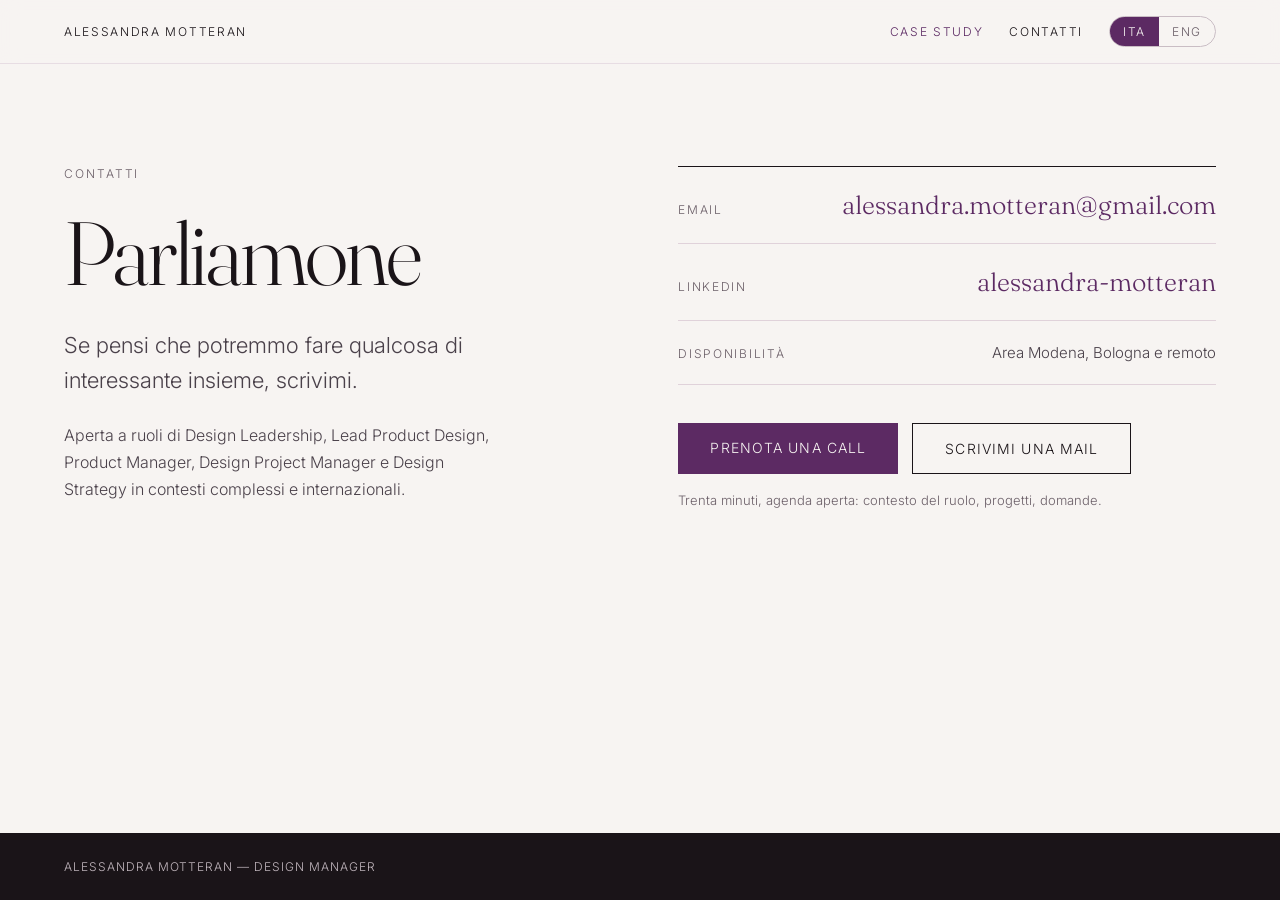
<file: contatti.html>
<!DOCTYPE html>
<html lang="it">
<head>
<meta charset="utf-8">
<meta name="viewport" content="width=device-width, initial-scale=1">
<title>Contatti — Alessandra Motteran</title>
<meta name="description" content="Aperta a ruoli di Design Leadership, Lead Product Design, Product Manager, Design Project Manager e Design Strategy in contesti complessi e internazionali.">
<link rel="icon" href="./favicon.svg" type="image/svg+xml">
<link rel="icon" href="./favicon.ico" sizes="any">
<link rel="apple-touch-icon" href="./apple-touch-icon.png">
<link rel="preconnect" href="https://fonts.gstatic.com" crossorigin>
<link href="https://fonts.googleapis.com/css2?family=Fraunces:opsz,wght@9..144,300;9..144,400;9..144,500&family=Inter:wght@300;400;500&display=swap" rel="stylesheet">
<link rel="stylesheet" href="./styles.css">
<script src="./portfolio.js" defer></script>
</head>
<body>

<div style="font-family:Inter,sans-serif;font-weight:300;color:#1A1418;background:#F7F4F2;min-height:100vh;display:flex;flex-direction:column;overflow-x:hidden">

  <nav style="position:sticky;top:0;z-index:30;border-bottom:1px solid #E7DDE3;background:rgba(247,244,242,0.92);backdrop-filter:blur(10px);display:flex;align-items:center;gap:26px;padding:16px 5vw;font-size:12px;letter-spacing:0.14em;text-transform:uppercase">
    <a href="./index.html" style="margin-right:auto;color:#1A1418">Alessandra Motteran</a>
    <a href="./case-study.html">Case study</a>
    <a href="./contatti.html" style="color:#1A1418">Contatti</a>
    <span data-lang-switch style="display:inline-flex;border:1px solid #C9BDC4;border-radius:999px;overflow:hidden">
      <button type="button" data-lang="it" style="font:inherit;letter-spacing:0.14em;text-transform:uppercase;border:none;background:none;padding:7px 13px;cursor:pointer;color:#5C2A63">ITA</button>
      <button type="button" data-lang="en" style="font:inherit;letter-spacing:0.14em;text-transform:uppercase;border:none;background:none;padding:7px 13px;cursor:pointer;color:#5C2A63">ENG</button>
    </span>
  </nav>

  <main style="flex:1;padding:clamp(48px,8vw,120px) 5vw clamp(64px,8vw,120px);display:grid;grid-template-columns:repeat(auto-fit,minmax(300px,1fr));gap:clamp(40px,6vw,96px);align-items:start">
    <div data-rise>
      <p style="font-size:12px;letter-spacing:0.16em;text-transform:uppercase;color:#6B5F68;margin:0 0 30px">Contatti</p>
      <h1 style="font-family:Fraunces,serif;font-weight:300;font-size:clamp(44px,7vw,104px);line-height:0.94;letter-spacing:-0.035em;margin:0">Parliamone</h1>
      <p style="font-size:clamp(18px,1.8vw,22px);line-height:1.6;color:#4A414A;margin:32px 0 0;max-width:36ch">Se pensi che potremmo fare qualcosa di interessante insieme, scrivimi.</p>
      <p style="font-size:16px;line-height:1.7;color:#4A414A;margin:24px 0 0;max-width:44ch">Aperta a ruoli di Design Leadership, Lead Product Design, Product Manager, Design Project Manager e Design Strategy in contesti complessi e internazionali.</p>
    </div>

    <div data-rise>
      <div style="border-top:1px solid #1A1418;padding:22px 0;display:flex;flex-wrap:wrap;gap:16px;justify-content:space-between;align-items:baseline">
        <span style="font-size:12px;letter-spacing:0.14em;text-transform:uppercase;color:#6B5F68">Email</span>
        <a href="mailto:alessandra.motteran@gmail.com" style="font-family:Fraunces,serif;font-size:clamp(18px,2vw,26px)">alessandra.motteran@gmail.com</a>
      </div>
      <div style="border-top:1px solid #E0D2DA;padding:22px 0;display:flex;flex-wrap:wrap;gap:16px;justify-content:space-between;align-items:baseline">
        <span style="font-size:12px;letter-spacing:0.14em;text-transform:uppercase;color:#6B5F68">LinkedIn</span>
        <a href="https://www.linkedin.com/in/alessandra-motteran/" target="_blank" rel="noopener" style="font-family:Fraunces,serif;font-size:clamp(18px,2vw,26px)">alessandra-motteran</a>
      </div>
      <div style="border-top:1px solid #E0D2DA;border-bottom:1px solid #E0D2DA;padding:22px 0;display:flex;flex-wrap:wrap;gap:16px;justify-content:space-between;align-items:baseline">
        <span style="font-size:12px;letter-spacing:0.14em;text-transform:uppercase;color:#6B5F68">Disponibilità</span>
        <span style="font-size:15px;color:#4A414A">Area Modena, Bologna e remoto</span>
      </div>

      <div style="display:flex;flex-wrap:wrap;gap:14px;margin-top:38px">
        <a href="https://calendar.app.google/RjrfjLDPNHkJ1DTX8" target="_blank" rel="noopener" class="btn-fill" style="background:#5C2A63;color:#F7F4F2;padding:16px 32px;font-size:14px;letter-spacing:0.08em;text-transform:uppercase">Prenota una call</a>
        <a href="mailto:alessandra.motteran@gmail.com" class="btn-outline" style="border:1px solid #1A1418;color:#1A1418;padding:16px 32px;font-size:14px;letter-spacing:0.08em;text-transform:uppercase">Scrivimi una mail</a>
      </div>
      <p style="font-size:13px;color:#6B5F68;margin:18px 0 0">Trenta minuti, agenda aperta: contesto del ruolo, progetti, domande.</p>
    </div>
  </main>

  <footer style="padding:26px 5vw;font-size:12px;letter-spacing:0.08em;text-transform:uppercase;color:#C0B5BC;background:#1A1418">Alessandra Motteran — Design Manager</footer>
</div>

</body>
</html>
</file>
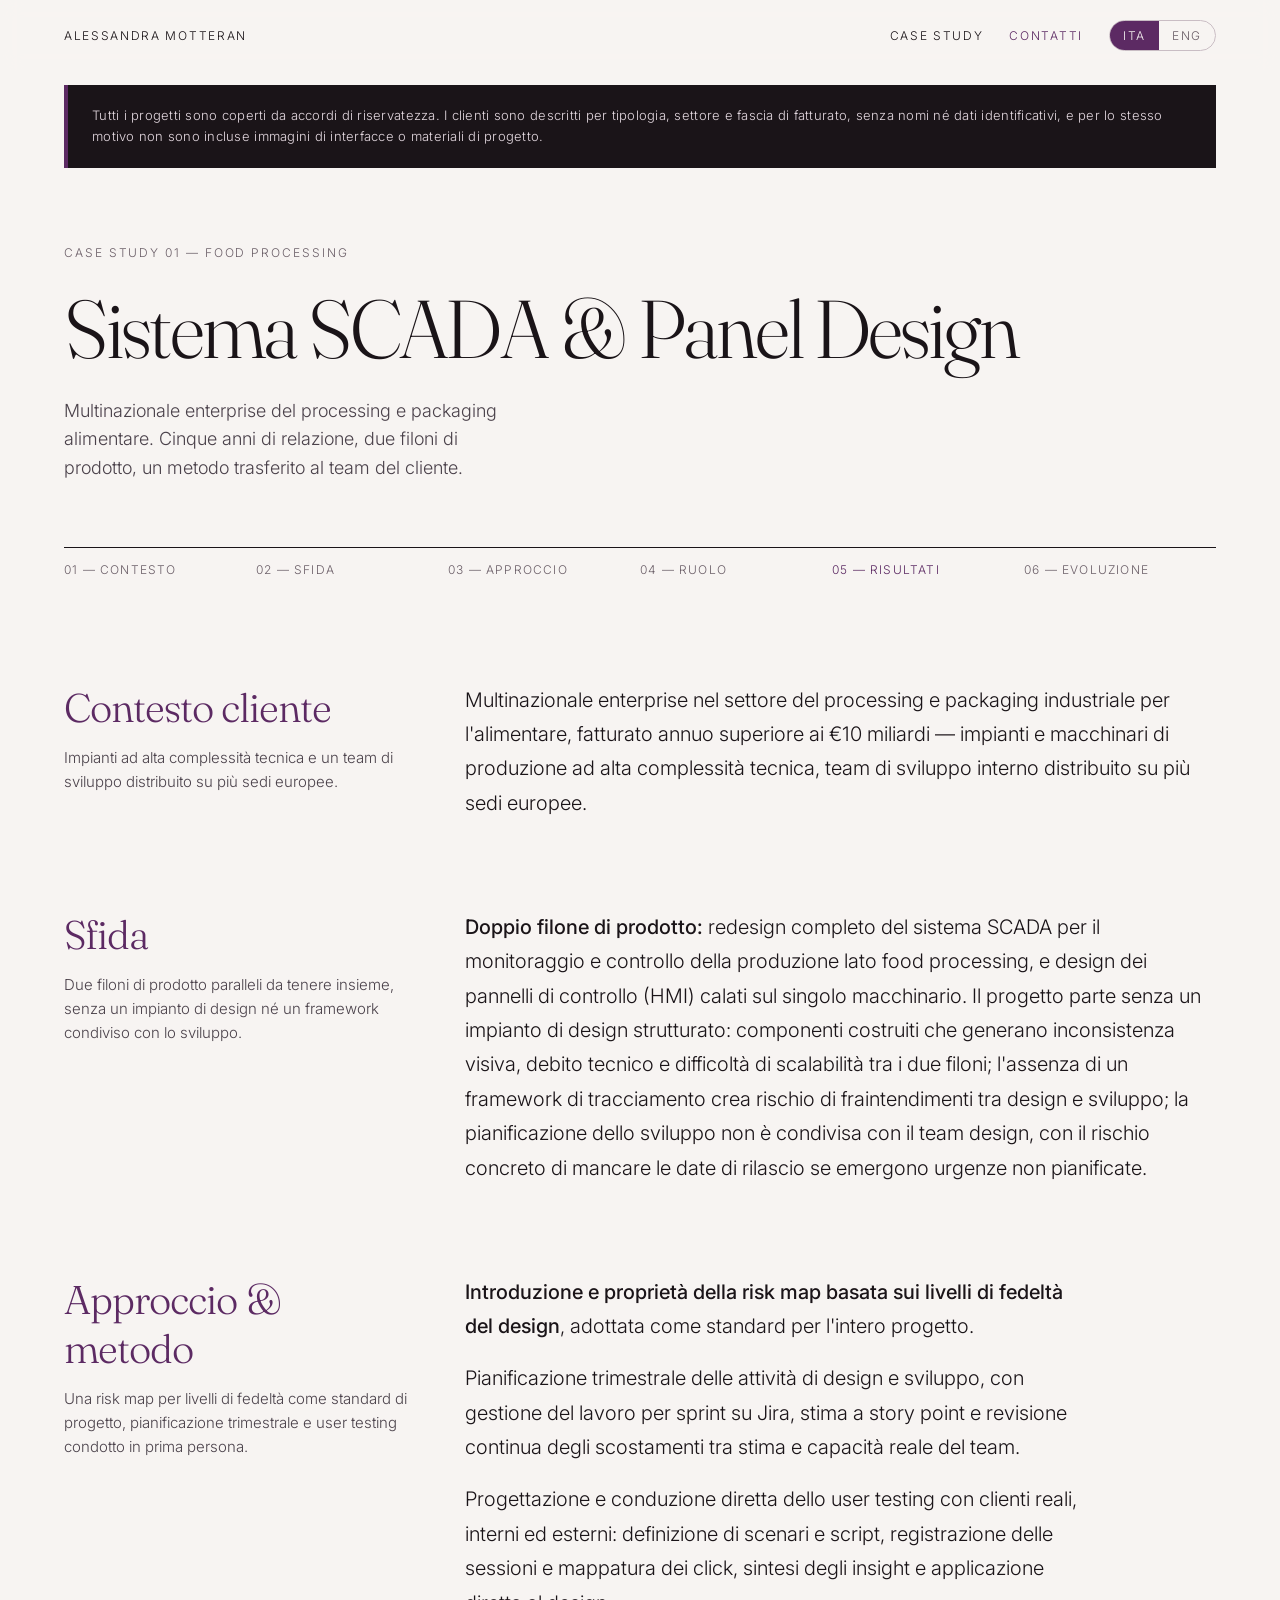
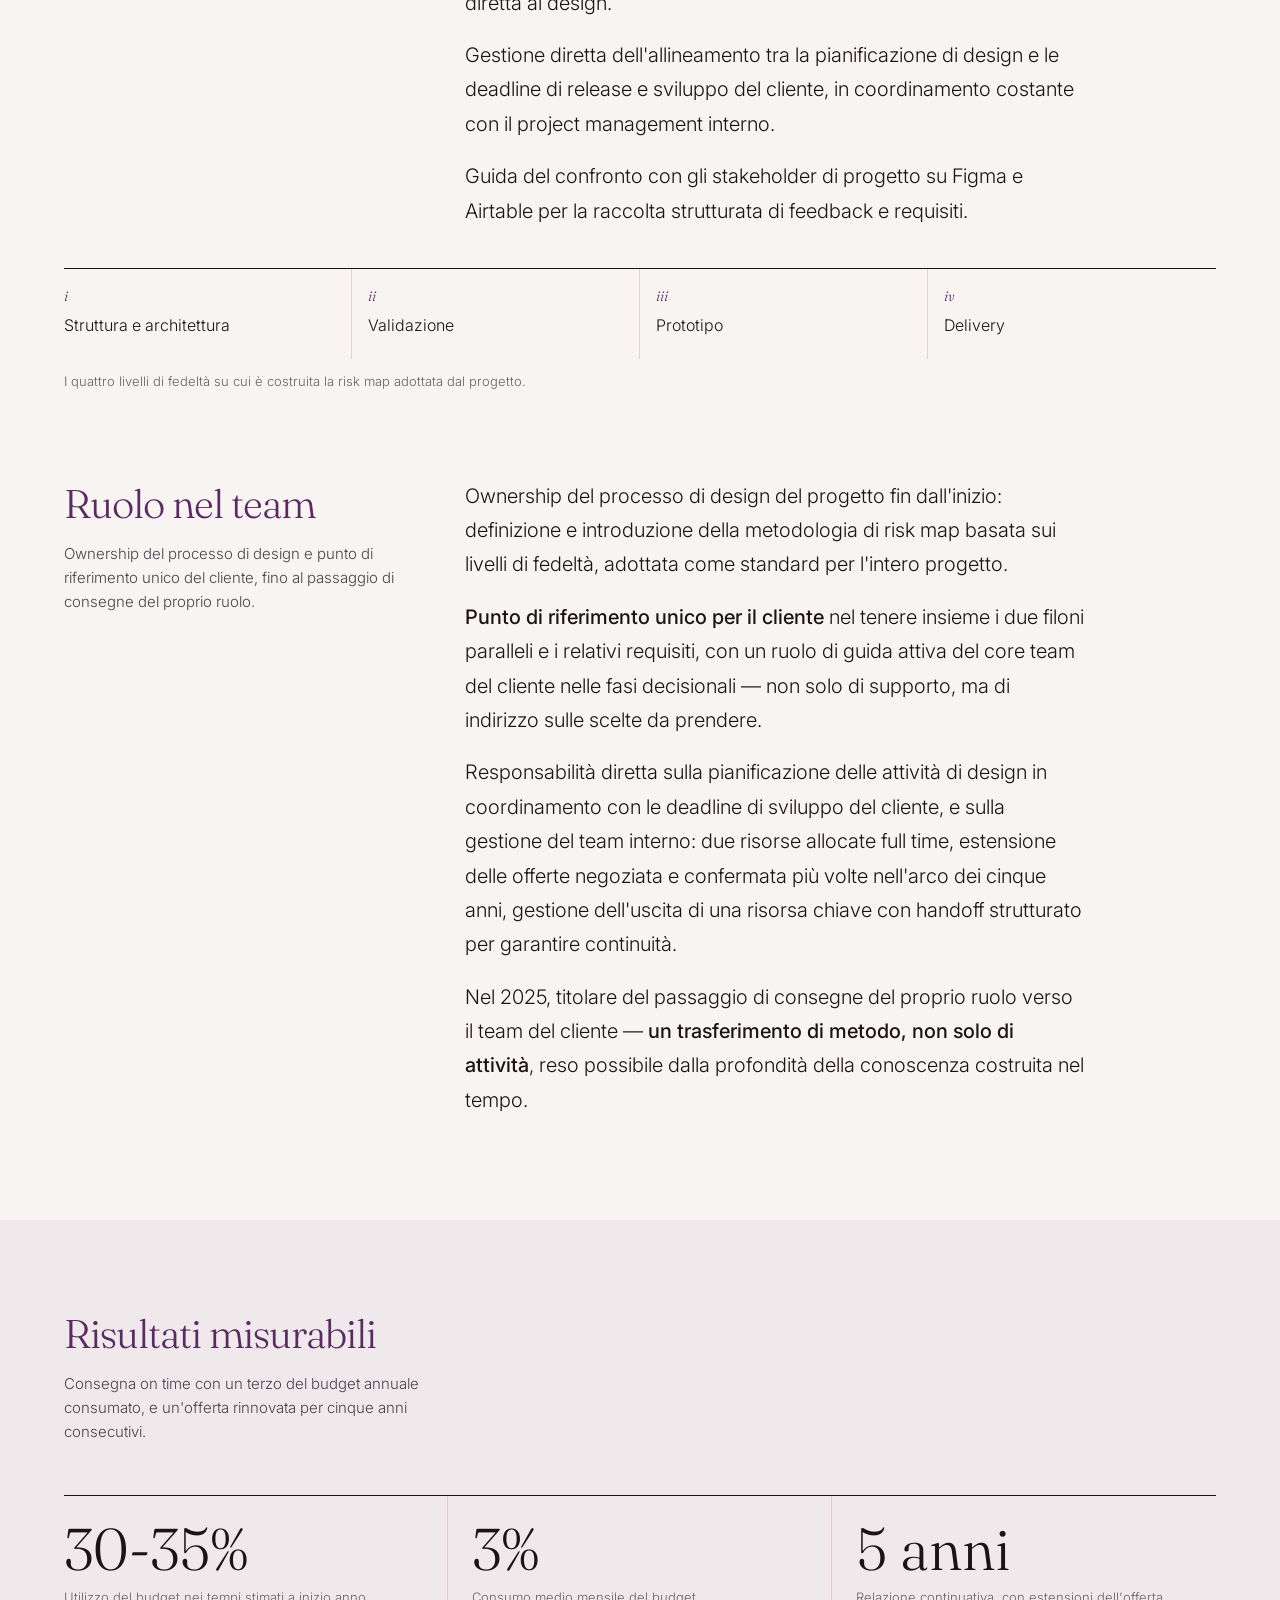
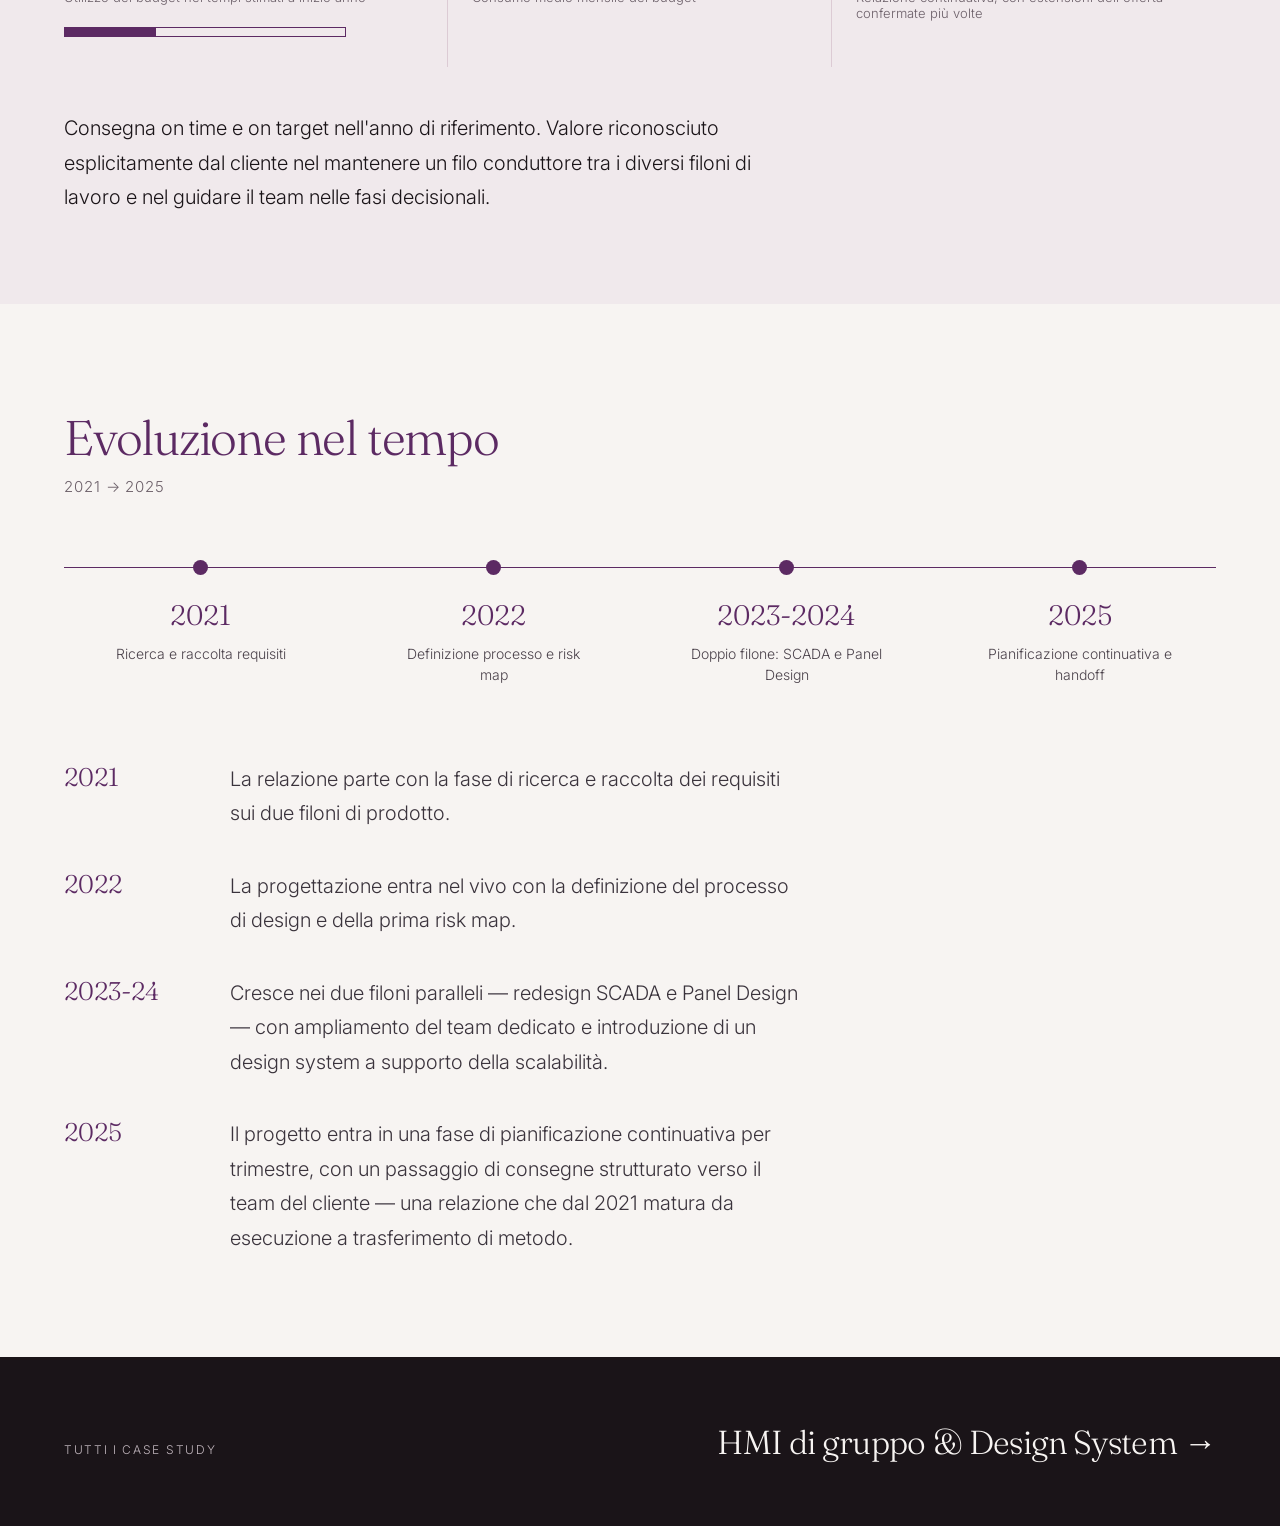
<file: progetto-01.html>
<!DOCTYPE html>
<html lang="it">
<head>
<meta charset="utf-8">
<meta name="viewport" content="width=device-width, initial-scale=1">
<title>Sistema SCADA &amp; Panel Design — Case study</title>
<meta name="description" content="Multinazionale enterprise del processing e packaging alimentare. Cinque anni di relazione, due filoni di prodotto, un metodo trasferito al team del cliente.">
<link rel="icon" href="./favicon.svg" type="image/svg+xml">
<link rel="icon" href="./favicon.ico" sizes="any">
<link rel="apple-touch-icon" href="./apple-touch-icon.png">
<link rel="preconnect" href="https://fonts.gstatic.com" crossorigin>
<link href="https://fonts.googleapis.com/css2?family=Fraunces:opsz,wght@9..144,300;9..144,400;9..144,500&family=Inter:wght@300;400;500&display=swap" rel="stylesheet">
<link rel="stylesheet" href="./styles.css">
<script src="./portfolio.js" defer></script>
</head>
<body>

<div style="font-family:Inter,sans-serif;font-weight:300;color:#1A1418;background:#F7F4F2;overflow-x:hidden">

  <nav style="position:sticky;top:0;z-index:20;display:flex;align-items:baseline;gap:26px;padding:20px 5vw;font-size:12px;letter-spacing:0.14em;text-transform:uppercase;background:rgba(247,244,242,0.88);backdrop-filter:blur(10px)">
    <a href="./index.html" style="margin-right:auto;color:#1A1418">Alessandra Motteran</a>
    <a href="./case-study.html" style="color:#1A1418">Case study</a>
    <a href="./contatti.html">Contatti</a>
    <span data-lang-switch style="display:inline-flex;border:1px solid #C9BDC4;border-radius:999px;overflow:hidden">
      <button type="button" data-lang="it" style="font:inherit;letter-spacing:0.14em;text-transform:uppercase;border:none;background:none;padding:7px 13px;cursor:pointer;color:#5C2A63">ITA</button>
      <button type="button" data-lang="en" style="font:inherit;letter-spacing:0.14em;text-transform:uppercase;border:none;background:none;padding:7px 13px;cursor:pointer;color:#5C2A63">ENG</button>
    </span>
  </nav>

  <div style="padding:14px 5vw 0">
    <p style="margin:0;font-size:13px;line-height:1.65;letter-spacing:0.02em;color:#E4D9E0;background:#1A1418;border-left:4px solid #5C2A63;padding:20px 24px" data-nda>Tutti i progetti sono coperti da accordi di riservatezza. I clienti sono descritti per tipologia, settore e fascia di fatturato, senza nomi né dati identificativi, e per lo stesso motivo non sono incluse immagini di interfacce o materiali di progetto.</p>
  </div>

  <header style="padding: clamp(36px,6vw,80px) 5vw clamp(40px,5vw,72px); position: relative">
    <div style="display:grid;grid-template-columns:repeat(auto-fit,minmax(300px,1fr));gap:clamp(32px,5vw,72px);align-items:end">
      <div data-rise>
        <p style="font-size:12px;letter-spacing:0.16em;text-transform:uppercase;color:#6B5F68;margin:0 0 30px">Case study 01 — Food processing</p>
        <h1 style="font-family:Fraunces,serif;font-weight:300;font-size:clamp(40px,6.4vw,92px);line-height:0.94;letter-spacing:-0.035em;margin:0">Sistema SCADA &amp; Panel Design</h1>
        <p style="font-size:18px;line-height:1.6;color:#4A414A;margin:30px 0 0;max-width:42ch">Multinazionale enterprise del processing e packaging alimentare. Cinque anni di relazione, due filoni di prodotto, un metodo trasferito al team del cliente.</p>
      </div>
    </div>
  </header>

  <div style="padding:0 5vw">
    <ol style="list-style:none;margin:0;padding:0;display:grid;grid-template-columns:repeat(auto-fit,minmax(140px,1fr));border-top:1px solid #1A1418;font-size:12px;letter-spacing:0.1em;text-transform:uppercase;color:#6B5F68">
      <li style="padding:14px 12px 16px 0">01 — Contesto</li>
      <li style="padding:14px 12px 16px 0">02 — Sfida</li>
      <li style="padding:14px 12px 16px 0">03 — Approccio</li>
      <li style="padding:14px 12px 16px 0">04 — Ruolo</li>
      <li style="padding:14px 12px 16px 0;color:#5C2A63">05 — Risultati</li>
      <li style="padding:14px 0 16px 0">06 — Evoluzione</li>
    </ol>
  </div>

  <article style="padding:clamp(48px,7vw,110px) 5vw 0;display:flex;flex-direction:column;gap:clamp(56px,7vw,110px)">

    <section style="display:grid;grid-template-columns:repeat(auto-fit,minmax(240px,1fr));gap:clamp(24px,4vw,64px);align-items:start" data-rise>
      <div style="margin:0 0 0">
        <h2 style="font-family:Fraunces,serif;font-weight:300;font-size:clamp(26px,3.2vw,40px);letter-spacing:-0.025em;color:#5C2A63;margin:0 0 14px">Contesto cliente</h2>
        <p style="font-size:15px;line-height:1.6;color:#4A414A;margin:0;max-width:46ch">Impianti ad alta complessità tecnica e un team di sviluppo distribuito su più sedi europee.</p>
      </div>
      <p style="font-size:clamp(17px,1.6vw,20px);line-height:1.72;margin:0;max-width:62ch;grid-column:span 2">Multinazionale enterprise nel settore del processing e packaging industriale per l'alimentare, fatturato annuo superiore ai €10 miliardi — impianti e macchinari di produzione ad alta complessità tecnica, team di sviluppo interno distribuito su più sedi europee.</p>
    </section>

    <section style="display:grid;grid-template-columns:repeat(auto-fit,minmax(240px,1fr));gap:clamp(24px,4vw,64px);align-items:start" data-rise>
      <div style="margin:0 0 0">
        <h2 style="font-family:Fraunces,serif;font-weight:300;font-size:clamp(26px,3.2vw,40px);letter-spacing:-0.025em;color:#5C2A63;margin:0 0 14px">Sfida</h2>
        <p style="font-size:15px;line-height:1.6;color:#4A414A;margin:0;max-width:46ch">Due filoni di prodotto paralleli da tenere insieme, senza un impianto di design né un framework condiviso con lo sviluppo.</p>
      </div>
      <p style="font-size:clamp(17px,1.6vw,20px);line-height:1.72;margin:0;max-width:62ch;grid-column:span 2"><strong style="font-weight:500;color:#1A1418">Doppio filone di prodotto:</strong> redesign completo del sistema SCADA per il monitoraggio e controllo della produzione lato food processing, e design dei pannelli di controllo (HMI) calati sul singolo macchinario. Il progetto parte senza un impianto di design strutturato: componenti costruiti che generano inconsistenza visiva, debito tecnico e difficoltà di scalabilità tra i due filoni; l'assenza di un framework di tracciamento crea rischio di fraintendimenti tra design e sviluppo; la pianificazione dello sviluppo non è condivisa con il team design, con il rischio concreto di mancare le date di rilascio se emergono urgenze non pianificate.</p>
    </section>

    <section data-rise>
      <div style="display:grid;grid-template-columns:repeat(auto-fit,minmax(240px,1fr));gap:clamp(24px,4vw,64px);align-items:start">
        <div style="margin:0 0 0">
        <h2 style="font-family:Fraunces,serif;font-weight:300;font-size:clamp(26px,3.2vw,40px);letter-spacing:-0.025em;color:#5C2A63;margin:0 0 14px">Approccio &amp; metodo</h2>
        <p style="font-size:15px;line-height:1.6;color:#4A414A;margin:0;max-width:46ch">Una risk map per livelli di fedeltà come standard di progetto, pianificazione trimestrale e user testing condotto in prima persona.</p>
      </div>
        <div style="grid-column:span 2;max-width:62ch;display:flex;flex-direction:column;gap:18px">
          <p style="font-size: clamp(17px,1.6vw,20px); line-height: 1.72; margin: 0; font-weight: 300"><strong style="font-weight:500;color:#1A1418">Introduzione e proprietà della risk map basata sui livelli di fedeltà del design</strong>, adottata come standard per l'intero progetto.</p>
          <p style="font-size: clamp(17px,1.6vw,20px); line-height: 1.72; margin: 0; font-weight: 300">Pianificazione trimestrale delle attività di design e sviluppo, con gestione del lavoro per sprint su Jira, stima a story point e revisione continua degli scostamenti tra stima e capacità reale del team.</p>
          <p style="font-size: clamp(17px,1.6vw,20px); line-height: 1.72; margin: 0; font-weight: 300">Progettazione e conduzione diretta dello user testing con clienti reali, interni ed esterni: definizione di scenari e script, registrazione delle sessioni e mappatura dei click, sintesi degli insight e applicazione diretta al design.</p>
          <p style="font-size: clamp(17px,1.6vw,20px); line-height: 1.72; margin: 0; font-weight: 300">Gestione diretta dell'allineamento tra la pianificazione di design e le deadline di release e sviluppo del cliente, in coordinamento costante con il project management interno.</p>
          <p style="font-size: clamp(17px,1.6vw,20px); line-height: 1.72; margin: 0; font-weight: 300">Guida del confronto con gli stakeholder di progetto su Figma e Airtable per la raccolta strutturata di feedback e requisiti.</p>
        </div>
      </div>
      <ul style="list-style:none;margin:40px 0 0;padding:0;display:grid;grid-template-columns:repeat(auto-fit,minmax(180px,1fr));border-top:1px solid #1A1418">
        <li style="padding:18px 16px 24px 0;border-right:1px solid #E0D2DA"><span style="font-family:Fraunces,serif;font-style:italic;font-size:14px;color:#5C2A63;display:block;margin-bottom:10px">i</span>Struttura e architettura</li>
        <li style="padding:18px 16px 24px;border-right:1px solid #E0D2DA"><span style="font-family:Fraunces,serif;font-style:italic;font-size:14px;color:#5C2A63;display:block;margin-bottom:10px">ii</span>Validazione</li>
        <li style="padding:18px 16px 24px;border-right:1px solid #E0D2DA"><span style="font-family:Fraunces,serif;font-style:italic;font-size:14px;color:#5C2A63;display:block;margin-bottom:10px">iii</span>Prototipo</li>
        <li style="padding:18px 0 24px 16px"><span style="font-family:Fraunces,serif;font-style:italic;font-size:14px;color:#5C2A63;display:block;margin-bottom:10px">iv</span>Delivery</li>
      </ul>
      <p style="font-size:13px;color:#6B5F68;margin:14px 0 0">I quattro livelli di fedeltà su cui è costruita la risk map adottata dal progetto.</p>
    </section>

    <section style="display:grid;grid-template-columns:repeat(auto-fit,minmax(240px,1fr));gap:clamp(24px,4vw,64px);align-items:start" data-rise>
      <div style="margin:0 0 0">
        <h2 style="font-family:Fraunces,serif;font-weight:300;font-size:clamp(26px,3.2vw,40px);letter-spacing:-0.025em;color:#5C2A63;margin:0 0 14px">Ruolo nel team</h2>
        <p style="font-size:15px;line-height:1.6;color:#4A414A;margin:0;max-width:46ch">Ownership del processo di design e punto di riferimento unico del cliente, fino al passaggio di consegne del proprio ruolo.</p>
      </div>
      <div style="grid-column:span 2;max-width:62ch;display:flex;flex-direction:column;gap:18px">
        <p style="font-size:clamp(17px,1.6vw,20px);line-height:1.72;margin:0">Ownership del processo di design del progetto fin dall'inizio: definizione e introduzione della metodologia di risk map basata sui livelli di fedeltà, adottata come standard per l'intero progetto.</p>
        <p style="font-size:clamp(17px,1.6vw,20px);line-height:1.72;margin:0"><strong style="font-weight:500;color:#1A1418">Punto di riferimento unico per il cliente</strong> nel tenere insieme i due filoni paralleli e i relativi requisiti, con un ruolo di guida attiva del core team del cliente nelle fasi decisionali — non solo di supporto, ma di indirizzo sulle scelte da prendere.</p>
        <p style="font-size:clamp(17px,1.6vw,20px);line-height:1.72;margin:0">Responsabilità diretta sulla pianificazione delle attività di design in coordinamento con le deadline di sviluppo del cliente, e sulla gestione del team interno: due risorse allocate full time, estensione delle offerte negoziata e confermata più volte nell'arco dei cinque anni, gestione dell'uscita di una risorsa chiave con handoff strutturato per garantire continuità.</p>
        <p style="font-size:clamp(17px,1.6vw,20px);line-height:1.72;margin:0">Nel 2025, titolare del passaggio di consegne del proprio ruolo verso il team del cliente — <strong style="font-weight:500;color:#1A1418">un trasferimento di metodo, non solo di attività</strong>, reso possibile dalla profondità della conoscenza costruita nel tempo.</p>
      </div>
    </section>
  </article>

  <section style="margin-top:clamp(64px,8vw,120px);padding:clamp(48px,7vw,100px) 5vw;background:#F0E9EC" data-rise>
    <div style="margin:0 0 clamp(32px,4vw,52px)">
        <h2 style="font-family:Fraunces,serif;font-weight:300;font-size:clamp(26px,3.2vw,40px);letter-spacing:-0.025em;color:#5C2A63;margin:0 0 14px">Risultati misurabili</h2>
        <p style="font-size:15px;line-height:1.6;color:#4A414A;margin:0;max-width:46ch">Consegna on time con un terzo del budget annuale consumato, e un'offerta rinnovata per cinque anni consecutivi.</p>
      </div>
    <div style="display:grid;grid-template-columns:repeat(auto-fit,minmax(230px,1fr));border-top:1px solid #1A1418;margin-bottom:44px">
      <div style="padding:26px 24px 30px 0;border-right:1px solid #DCCBD4">
        <span style="font-family:Fraunces,serif;font-weight:300;font-size:clamp(40px,4.6vw,62px);line-height:0.9;display:block;font-variant-numeric:tabular-nums">30-35%</span>
        <span style="font-size:13px;color:#6B5F68;display:block;margin-top:14px">Utilizzo del budget nei tempi stimati a inizio anno</span>
        <div style="margin-top:22px;height:8px;border:1px solid #5C2A63;max-width:280px;position:relative"><div style="position:absolute;left:0;top:0;bottom:0;width:32.5%;background:#5C2A63"></div></div>
      </div>
      <div style="padding:26px 24px 30px;border-right:1px solid #DCCBD4">
        <span style="font-family:Fraunces,serif;font-weight:300;font-size:clamp(40px,4.6vw,62px);line-height:0.9;display:block;font-variant-numeric:tabular-nums"><span data-count="3">3</span>%</span>
        <span style="font-size:13px;color:#6B5F68;display:block;margin-top:14px">Consumo medio mensile del budget</span>
      </div>
      <div style="padding:26px 0 30px 24px">
        <span style="font-family:Fraunces,serif;font-weight:300;font-size:clamp(40px,4.6vw,62px);line-height:0.9;display:block;font-variant-numeric:tabular-nums"><span data-count="5">5</span> anni</span>
        <span style="font-size:13px;color:#6B5F68;display:block;margin-top:14px">Relazione continuativa, con estensioni dell'offerta confermate più volte</span>
      </div>
    </div>
    <p style="font-size:clamp(17px,1.6vw,20px);line-height:1.72;margin:0;max-width:62ch">Consegna on time e on target nell'anno di riferimento. Valore riconosciuto esplicitamente dal cliente nel mantenere un filo conduttore tra i diversi filoni di lavoro e nel guidare il team nelle fasi decisionali.</p>
  </section>

  <section style="padding:clamp(64px,8vw,120px) 5vw" data-rise>
    <h2 style="font-family:Fraunces,serif;font-weight:300;font-size:clamp(30px,3.8vw,50px);letter-spacing:-0.025em;color:#5C2A63;margin:0 0 10px">Evoluzione nel tempo</h2>
    <p style="font-size:15px;letter-spacing:0.06em;color:#6B5F68;margin:0 0 clamp(44px,5vw,72px)">2021 → 2025</p>

    <div style="position:relative;margin-bottom:clamp(52px,6vw,88px)">
      <div style="position:absolute;left:0;right:0;top:7px;height:1px;background:#5C2A63"></div>
      <ol style="list-style:none;margin:0;padding:0;display:grid;grid-template-columns:repeat(auto-fit,minmax(150px,1fr));gap:20px;position:relative">
        <li style="display:flex;flex-direction:column;align-items:center;text-align:center">
          <span style="width:15px;height:15px;border-radius:50%;background:#5C2A63;margin-bottom:26px"></span>
          <span style="font-family:Fraunces,serif;font-size:clamp(22px,2.2vw,30px);color:#5C2A63;line-height:1;margin-bottom:14px">2021</span>
          <span style="font-size:14px;line-height:1.5;color:#4A414A;max-width:22ch">Ricerca e raccolta requisiti</span>
        </li>
        <li style="display:flex;flex-direction:column;align-items:center;text-align:center">
          <span style="width:15px;height:15px;border-radius:50%;background:#5C2A63;margin-bottom:26px"></span>
          <span style="font-family:Fraunces,serif;font-size:clamp(22px,2.2vw,30px);color:#5C2A63;line-height:1;margin-bottom:14px">2022</span>
          <span style="font-size:14px;line-height:1.5;color:#4A414A;max-width:22ch">Definizione processo e risk map</span>
        </li>
        <li style="display:flex;flex-direction:column;align-items:center;text-align:center">
          <span style="width:15px;height:15px;border-radius:50%;background:#5C2A63;margin-bottom:26px"></span>
          <span style="font-family:Fraunces,serif;font-size:clamp(22px,2.2vw,30px);color:#5C2A63;line-height:1;margin-bottom:14px">2023-2024</span>
          <span style="font-size:14px;line-height:1.5;color:#4A414A;max-width:22ch">Doppio filone: SCADA e Panel Design</span>
        </li>
        <li style="display:flex;flex-direction:column;align-items:center;text-align:center">
          <span style="width:15px;height:15px;border-radius:50%;background:#5C2A63;margin-bottom:26px"></span>
          <span style="font-family:Fraunces,serif;font-size:clamp(22px,2.2vw,30px);color:#5C2A63;line-height:1;margin-bottom:14px">2025</span>
          <span style="font-size:14px;line-height:1.5;color:#4A414A;max-width:22ch">Pianificazione continuativa e handoff</span>
        </li>
      </ol>
    </div>

    <dl style="margin:0;padding:0;max-width:74ch;display:flex;flex-direction:column;gap:clamp(26px,3vw,40px)">
      <div style="display:grid;grid-template-columns:clamp(96px,11vw,150px) 1fr;gap:clamp(16px,2vw,32px);align-items:baseline">
        <dt style="font-family:Fraunces,serif;font-size:clamp(20px,2vw,26px);color:#5C2A63;line-height:1">2021</dt>
        <dd style="margin:0;font-size:clamp(17px,1.6vw,20px);line-height:1.72;color:#3A333C">La relazione parte con la fase di ricerca e raccolta dei requisiti sui due filoni di prodotto.</dd>
      </div>
      <div style="display:grid;grid-template-columns:clamp(96px,11vw,150px) 1fr;gap:clamp(16px,2vw,32px);align-items:baseline">
        <dt style="font-family:Fraunces,serif;font-size:clamp(20px,2vw,26px);color:#5C2A63;line-height:1">2022</dt>
        <dd style="margin:0;font-size:clamp(17px,1.6vw,20px);line-height:1.72;color:#3A333C">La progettazione entra nel vivo con la definizione del processo di design e della prima risk map.</dd>
      </div>
      <div style="display:grid;grid-template-columns:clamp(96px,11vw,150px) 1fr;gap:clamp(16px,2vw,32px);align-items:baseline">
        <dt style="font-family:Fraunces,serif;font-size:clamp(20px,2vw,26px);color:#5C2A63;line-height:1">2023-24</dt>
        <dd style="margin:0;font-size:clamp(17px,1.6vw,20px);line-height:1.72;color:#3A333C">Cresce nei due filoni paralleli — redesign SCADA e Panel Design — con ampliamento del team dedicato e introduzione di un design system a supporto della scalabilità.</dd>
      </div>
      <div style="display:grid;grid-template-columns:clamp(96px,11vw,150px) 1fr;gap:clamp(16px,2vw,32px);align-items:baseline">
        <dt style="font-family:Fraunces,serif;font-size:clamp(20px,2vw,26px);color:#5C2A63;line-height:1">2025</dt>
        <dd style="margin:0;font-size:clamp(17px,1.6vw,20px);line-height:1.72;color:#3A333C">Il progetto entra in una fase di pianificazione continuativa per trimestre, con un passaggio di consegne strutturato verso il team del cliente — una relazione che dal 2021 matura da esecuzione a trasferimento di metodo.</dd>
      </div>
    </dl>
  </section>

  <nav style="background:#1A1418;color:#F7F4F2;padding:clamp(40px,5vw,72px) 5vw;display:flex;flex-wrap:wrap;gap:24px;justify-content:space-between;align-items:baseline">
    <a href="./case-study.html" style="color:#C0B5BC;font-size:12px;letter-spacing:0.14em;text-transform:uppercase">Tutti i case study</a>
    <a href="./progetto-02.html" style="color:#F7F4F2;font-family:Fraunces,serif;font-size:clamp(20px,2.6vw,34px);font-weight:300;letter-spacing:-0.02em">HMI di gruppo &amp; Design System →</a>
  </nav>
</div>

</body>
</html>
</file>
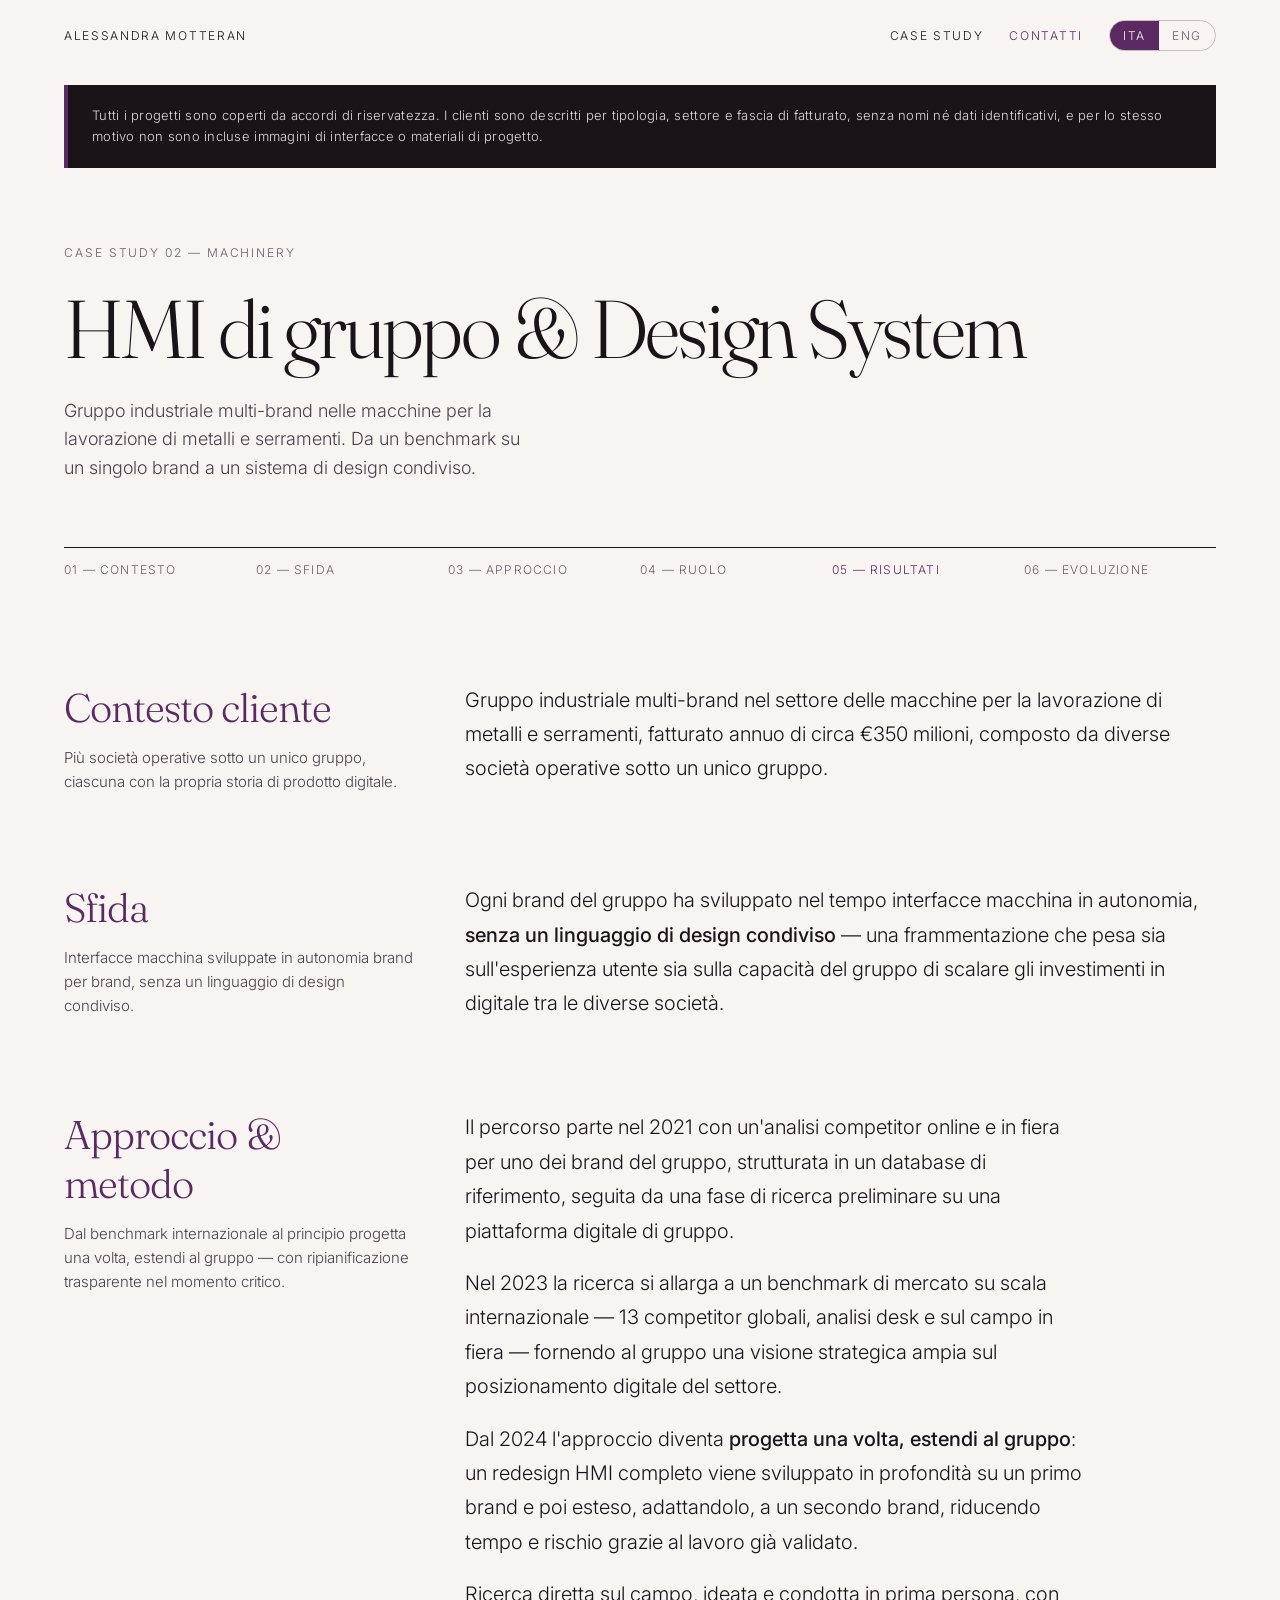
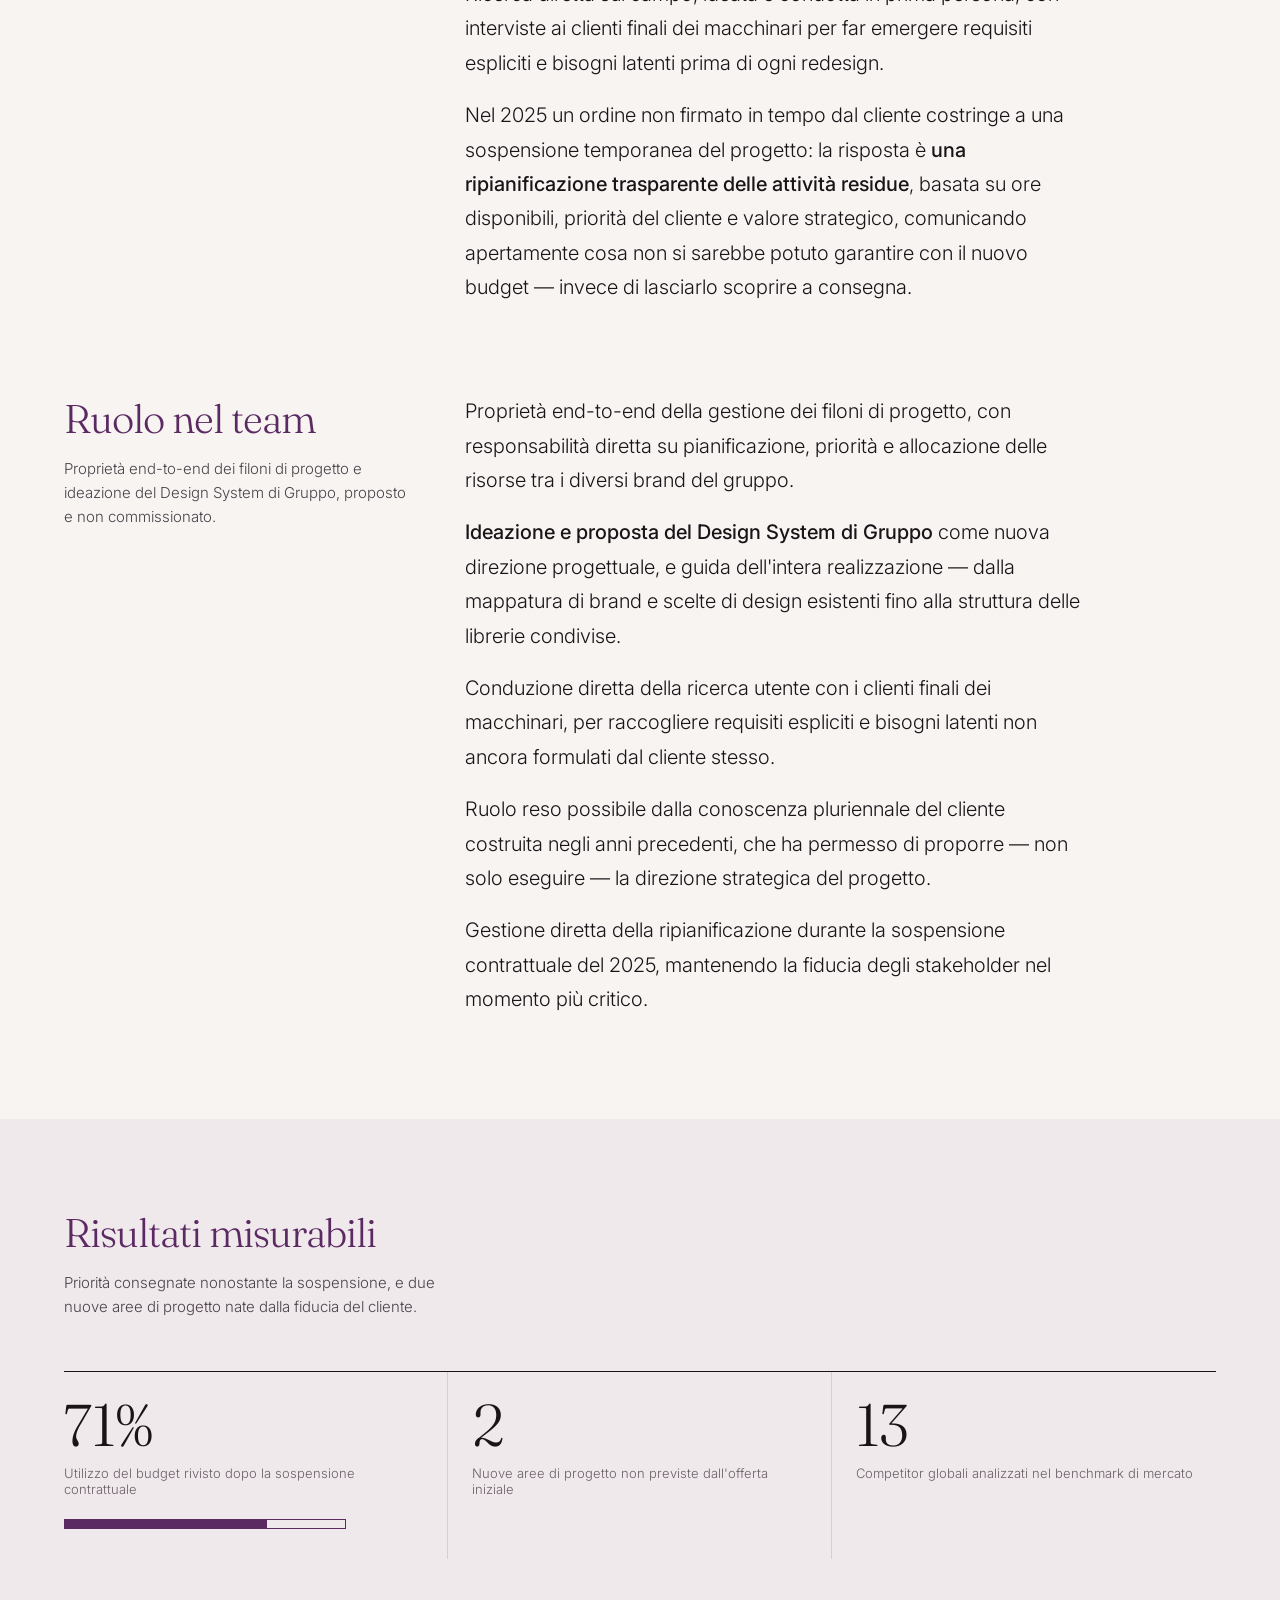
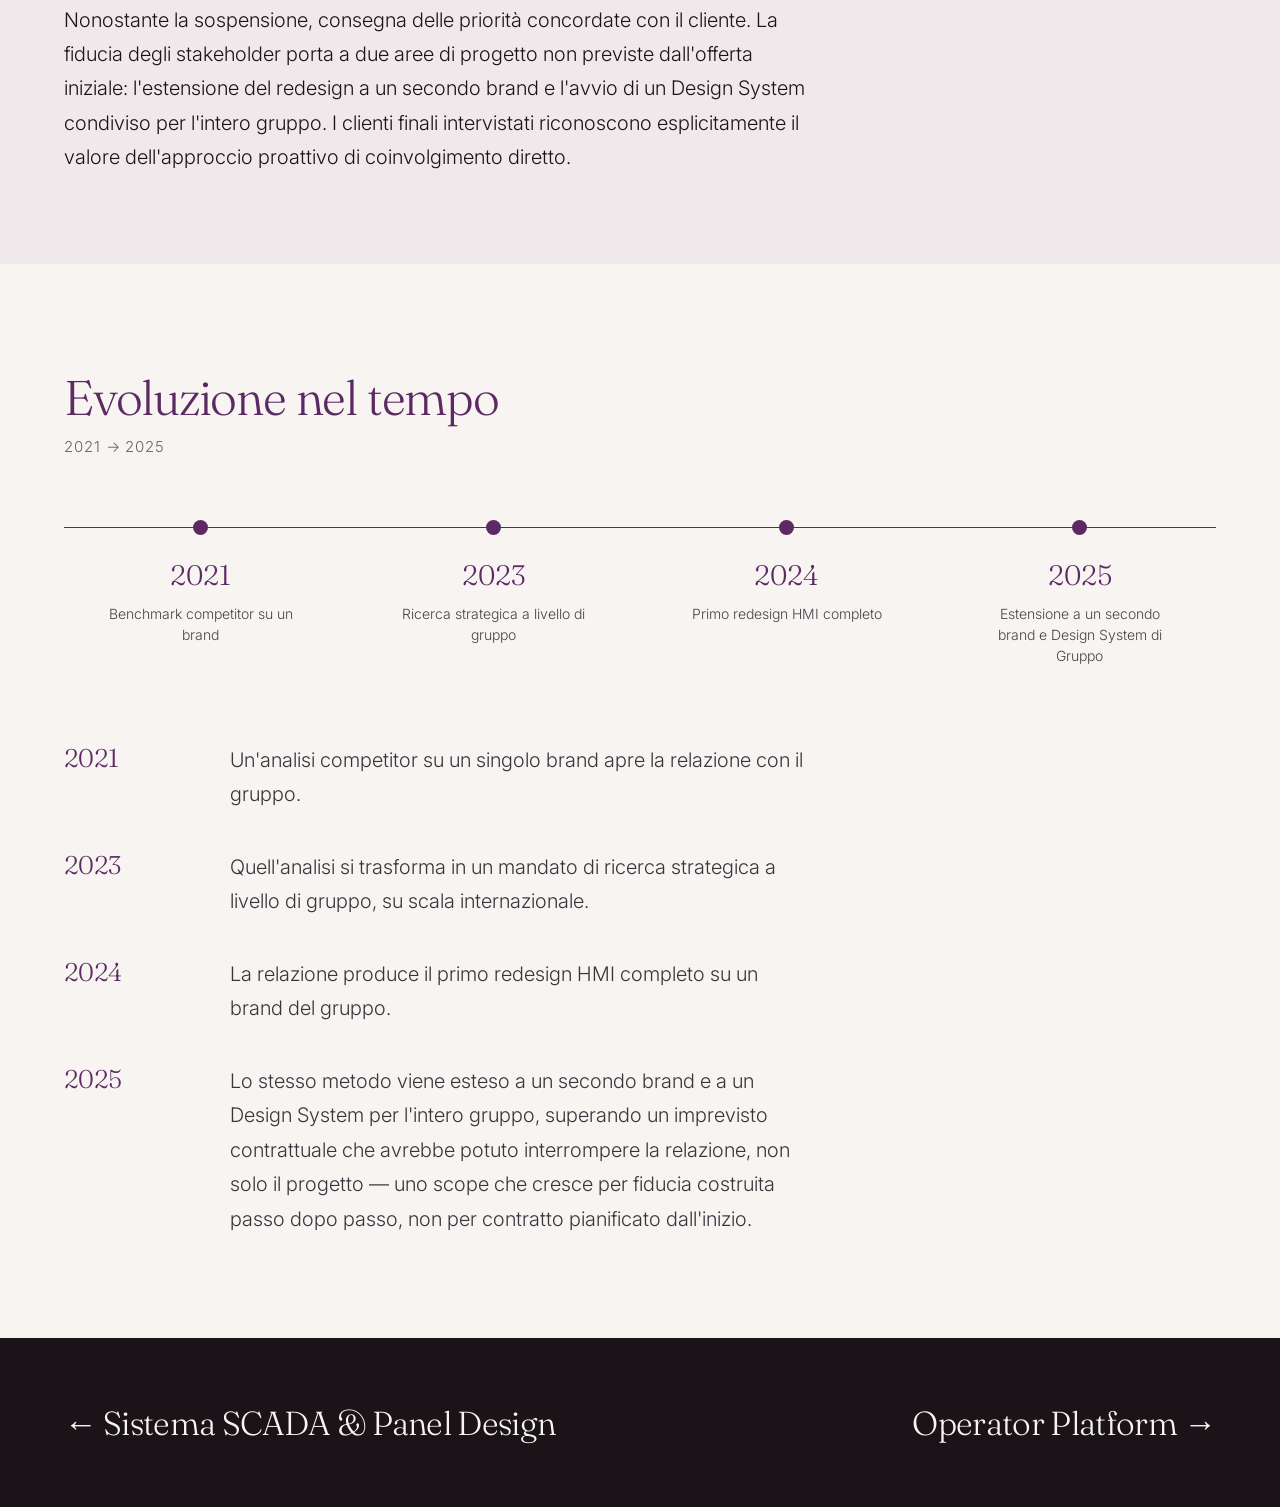
<file: progetto-02.html>
<!DOCTYPE html>
<html lang="it">
<head>
<meta charset="utf-8">
<meta name="viewport" content="width=device-width, initial-scale=1">
<title>HMI di gruppo &amp; Design System — Case study</title>
<meta name="description" content="Gruppo industriale multi-brand nelle macchine per la lavorazione di metalli e serramenti. Da un benchmark su un singolo brand a un sistema di design condiviso.">
<link rel="icon" href="./favicon.svg" type="image/svg+xml">
<link rel="icon" href="./favicon.ico" sizes="any">
<link rel="apple-touch-icon" href="./apple-touch-icon.png">
<link rel="preconnect" href="https://fonts.gstatic.com" crossorigin>
<link href="https://fonts.googleapis.com/css2?family=Fraunces:opsz,wght@9..144,300;9..144,400;9..144,500&family=Inter:wght@300;400;500&display=swap" rel="stylesheet">
<link rel="stylesheet" href="./styles.css">
<script src="./portfolio.js" defer></script>
</head>
<body>

<div style="font-family:Inter,sans-serif;font-weight:300;color:#1A1418;background:#F7F4F2;overflow-x:hidden">

  <nav style="position:sticky;top:0;z-index:20;display:flex;align-items:baseline;gap:26px;padding:20px 5vw;font-size:12px;letter-spacing:0.14em;text-transform:uppercase;background:rgba(247,244,242,0.88);backdrop-filter:blur(10px)">
    <a href="./index.html" style="margin-right:auto;color:#1A1418">Alessandra Motteran</a>
    <a href="./case-study.html" style="color:#1A1418">Case study</a>
    <a href="./contatti.html">Contatti</a>
    <span data-lang-switch style="display:inline-flex;border:1px solid #C9BDC4;border-radius:999px;overflow:hidden">
      <button type="button" data-lang="it" style="font:inherit;letter-spacing:0.14em;text-transform:uppercase;border:none;background:none;padding:7px 13px;cursor:pointer;color:#5C2A63">ITA</button>
      <button type="button" data-lang="en" style="font:inherit;letter-spacing:0.14em;text-transform:uppercase;border:none;background:none;padding:7px 13px;cursor:pointer;color:#5C2A63">ENG</button>
    </span>
  </nav>

  <div style="padding:14px 5vw 0">
    <p style="margin:0;font-size:13px;line-height:1.65;letter-spacing:0.02em;color:#E4D9E0;background:#1A1418;border-left:4px solid #5C2A63;padding:20px 24px" data-nda>Tutti i progetti sono coperti da accordi di riservatezza. I clienti sono descritti per tipologia, settore e fascia di fatturato, senza nomi né dati identificativi, e per lo stesso motivo non sono incluse immagini di interfacce o materiali di progetto.</p>
  </div>

  <header style="padding:clamp(36px,6vw,80px) 5vw clamp(40px,5vw,72px)">
    <div style="display:grid;grid-template-columns:repeat(auto-fit,minmax(300px,1fr));gap:clamp(32px,5vw,72px);align-items:end">
      <div data-rise>
        <p style="font-size:12px;letter-spacing:0.16em;text-transform:uppercase;color:#6B5F68;margin:0 0 30px">Case study 02 — Machinery</p>
        <h1 style="font-family:Fraunces,serif;font-weight:300;font-size:clamp(40px,6.4vw,92px);line-height:0.94;letter-spacing:-0.035em;margin:0">HMI di gruppo &amp; Design System</h1>
        <p style="font-size:18px;line-height:1.6;color:#4A414A;margin:30px 0 0;max-width:42ch">Gruppo industriale multi-brand nelle macchine per la lavorazione di metalli e serramenti. Da un benchmark su un singolo brand a un sistema di design condiviso.</p>
      </div>
    </div>
  </header>

  <div style="padding:0 5vw">
    <ol style="list-style:none;margin:0;padding:0;display:grid;grid-template-columns:repeat(auto-fit,minmax(140px,1fr));border-top:1px solid #1A1418;font-size:12px;letter-spacing:0.1em;text-transform:uppercase;color:#6B5F68">
      <li style="padding:14px 12px 16px 0">01 — Contesto</li>
      <li style="padding:14px 12px 16px 0">02 — Sfida</li>
      <li style="padding:14px 12px 16px 0">03 — Approccio</li>
      <li style="padding:14px 12px 16px 0">04 — Ruolo</li>
      <li style="padding:14px 12px 16px 0;color:#5C2A63">05 — Risultati</li>
      <li style="padding:14px 0 16px 0">06 — Evoluzione</li>
    </ol>
  </div>

  <article style="padding:clamp(48px,7vw,110px) 5vw 0;display:flex;flex-direction:column;gap:clamp(56px,7vw,110px)">

    <section style="display:grid;grid-template-columns:repeat(auto-fit,minmax(240px,1fr));gap:clamp(24px,4vw,64px);align-items:start" data-rise>
      <div style="margin:0 0 0">
        <h2 style="font-family:Fraunces,serif;font-weight:300;font-size:clamp(26px,3.2vw,40px);letter-spacing:-0.025em;color:#5C2A63;margin:0 0 14px">Contesto cliente</h2>
        <p style="font-size:15px;line-height:1.6;color:#4A414A;margin:0;max-width:46ch">Più società operative sotto un unico gruppo, ciascuna con la propria storia di prodotto digitale.</p>
      </div>
      <p style="font-size:clamp(17px,1.6vw,20px);line-height:1.72;margin:0;max-width:62ch;grid-column:span 2">Gruppo industriale multi-brand nel settore delle macchine per la lavorazione di metalli e serramenti, fatturato annuo di circa €350 milioni, composto da diverse società operative sotto un unico gruppo.</p>
    </section>

    <section style="display:grid;grid-template-columns:repeat(auto-fit,minmax(240px,1fr));gap:clamp(24px,4vw,64px);align-items:start" data-rise>
      <div style="margin:0 0 0">
        <h2 style="font-family:Fraunces,serif;font-weight:300;font-size:clamp(26px,3.2vw,40px);letter-spacing:-0.025em;color:#5C2A63;margin:0 0 14px">Sfida</h2>
        <p style="font-size:15px;line-height:1.6;color:#4A414A;margin:0;max-width:46ch">Interfacce macchina sviluppate in autonomia brand per brand, senza un linguaggio di design condiviso.</p>
      </div>
      <p style="font-size:clamp(17px,1.6vw,20px);line-height:1.72;margin:0;max-width:62ch;grid-column:span 2">Ogni brand del gruppo ha sviluppato nel tempo interfacce macchina in autonomia, <strong style="font-weight:500;color:#1A1418">senza un linguaggio di design condiviso</strong> — una frammentazione che pesa sia sull'esperienza utente sia sulla capacità del gruppo di scalare gli investimenti in digitale tra le diverse società.</p>
    </section>

    <section style="display:grid;grid-template-columns:repeat(auto-fit,minmax(240px,1fr));gap:clamp(24px,4vw,64px);align-items:start" data-rise>
      <div style="margin:0 0 0">
        <h2 style="font-family:Fraunces,serif;font-weight:300;font-size:clamp(26px,3.2vw,40px);letter-spacing:-0.025em;color:#5C2A63;margin:0 0 14px">Approccio &amp; metodo</h2>
        <p style="font-size:15px;line-height:1.6;color:#4A414A;margin:0;max-width:46ch">Dal benchmark internazionale al principio progetta una volta, estendi al gruppo — con ripianificazione trasparente nel momento critico.</p>
      </div>
      <div style="grid-column:span 2;max-width:62ch;display:flex;flex-direction:column;gap:18px">
        <p style="font-size:clamp(17px,1.6vw,20px);line-height:1.72;margin:0">Il percorso parte nel 2021 con un'analisi competitor online e in fiera per uno dei brand del gruppo, strutturata in un database di riferimento, seguita da una fase di ricerca preliminare su una piattaforma digitale di gruppo.</p>
        <p style="font-size:clamp(17px,1.6vw,20px);line-height:1.72;margin:0">Nel 2023 la ricerca si allarga a un benchmark di mercato su scala internazionale — 13 competitor globali, analisi desk e sul campo in fiera — fornendo al gruppo una visione strategica ampia sul posizionamento digitale del settore.</p>
        <p style="font-size:clamp(17px,1.6vw,20px);line-height:1.72;margin:0">Dal 2024 l'approccio diventa <strong style="font-weight:500;color:#1A1418">progetta una volta, estendi al gruppo</strong>: un redesign HMI completo viene sviluppato in profondità su un primo brand e poi esteso, adattandolo, a un secondo brand, riducendo tempo e rischio grazie al lavoro già validato.</p>
        <p style="font-size:clamp(17px,1.6vw,20px);line-height:1.72;margin:0">Ricerca diretta sul campo, ideata e condotta in prima persona, con interviste ai clienti finali dei macchinari per far emergere requisiti espliciti e bisogni latenti prima di ogni redesign.</p>
        <p style="font-size:clamp(17px,1.6vw,20px);line-height:1.72;margin:0">Nel 2025 un ordine non firmato in tempo dal cliente costringe a una sospensione temporanea del progetto: la risposta è <strong style="font-weight:500;color:#1A1418">una ripianificazione trasparente delle attività residue</strong>, basata su ore disponibili, priorità del cliente e valore strategico, comunicando apertamente cosa non si sarebbe potuto garantire con il nuovo budget — invece di lasciarlo scoprire a consegna.</p>
      </div>
    </section>

    <section style="display:grid;grid-template-columns:repeat(auto-fit,minmax(240px,1fr));gap:clamp(24px,4vw,64px);align-items:start" data-rise>
      <div style="margin:0 0 0">
        <h2 style="font-family:Fraunces,serif;font-weight:300;font-size:clamp(26px,3.2vw,40px);letter-spacing:-0.025em;color:#5C2A63;margin:0 0 14px">Ruolo nel team</h2>
        <p style="font-size:15px;line-height:1.6;color:#4A414A;margin:0;max-width:46ch">Proprietà end-to-end dei filoni di progetto e ideazione del Design System di Gruppo, proposto e non commissionato.</p>
      </div>
      <div style="grid-column:span 2;max-width:62ch;display:flex;flex-direction:column;gap:18px">
        <p style="font-size:clamp(17px,1.6vw,20px);line-height:1.72;margin:0">Proprietà end-to-end della gestione dei filoni di progetto, con responsabilità diretta su pianificazione, priorità e allocazione delle risorse tra i diversi brand del gruppo.</p>
        <p style="font-size:clamp(17px,1.6vw,20px);line-height:1.72;margin:0"><strong style="font-weight:500;color:#1A1418">Ideazione e proposta del Design System di Gruppo</strong> come nuova direzione progettuale, e guida dell'intera realizzazione — dalla mappatura di brand e scelte di design esistenti fino alla struttura delle librerie condivise.</p>
        <p style="font-size:clamp(17px,1.6vw,20px);line-height:1.72;margin:0">Conduzione diretta della ricerca utente con i clienti finali dei macchinari, per raccogliere requisiti espliciti e bisogni latenti non ancora formulati dal cliente stesso.</p>
        <p style="font-size:clamp(17px,1.6vw,20px);line-height:1.72;margin:0">Ruolo reso possibile dalla conoscenza pluriennale del cliente costruita negli anni precedenti, che ha permesso di proporre — non solo eseguire — la direzione strategica del progetto.</p>
        <p style="font-size:clamp(17px,1.6vw,20px);line-height:1.72;margin:0">Gestione diretta della ripianificazione durante la sospensione contrattuale del 2025, mantenendo la fiducia degli stakeholder nel momento più critico.</p>
      </div>
    </section>
  </article>

  <section style="margin-top:clamp(64px,8vw,120px);padding:clamp(48px,7vw,100px) 5vw;background:#F0E9EC" data-rise>
    <div style="margin:0 0 clamp(32px,4vw,52px)">
        <h2 style="font-family:Fraunces,serif;font-weight:300;font-size:clamp(26px,3.2vw,40px);letter-spacing:-0.025em;color:#5C2A63;margin:0 0 14px">Risultati misurabili</h2>
        <p style="font-size:15px;line-height:1.6;color:#4A414A;margin:0;max-width:46ch">Priorità consegnate nonostante la sospensione, e due nuove aree di progetto nate dalla fiducia del cliente.</p>
      </div>
    <div style="display:grid;grid-template-columns:repeat(auto-fit,minmax(230px,1fr));border-top:1px solid #1A1418;margin-bottom:44px">
      <div style="padding:26px 24px 30px 0;border-right:1px solid #DCCBD4">
        <span style="font-family:Fraunces,serif;font-weight:300;font-size:clamp(40px,4.6vw,62px);line-height:0.9;display:block;font-variant-numeric:tabular-nums"><span data-count="72">72</span>%</span>
        <span style="font-size:13px;color:#6B5F68;display:block;margin-top:14px">Utilizzo del budget rivisto dopo la sospensione contrattuale</span>
        <div style="margin-top:22px;height:8px;border:1px solid #5C2A63;max-width:280px;position:relative"><div style="position:absolute;left:0;top:0;bottom:0;width:72%;background:#5C2A63"></div></div>
      </div>
      <div style="padding:26px 24px 30px;border-right:1px solid #DCCBD4">
        <span style="font-family:Fraunces,serif;font-weight:300;font-size:clamp(40px,4.6vw,62px);line-height:0.9;display:block;font-variant-numeric:tabular-nums"><span data-count="2">2</span></span>
        <span style="font-size:13px;color:#6B5F68;display:block;margin-top:14px">Nuove aree di progetto non previste dall'offerta iniziale</span>
      </div>
      <div style="padding:26px 0 30px 24px">
        <span style="font-family:Fraunces,serif;font-weight:300;font-size:clamp(40px,4.6vw,62px);line-height:0.9;display:block;font-variant-numeric:tabular-nums"><span data-count="13">13</span></span>
        <span style="font-size:13px;color:#6B5F68;display:block;margin-top:14px">Competitor globali analizzati nel benchmark di mercato</span>
      </div>
    </div>
    <p style="font-size:clamp(17px,1.6vw,20px);line-height:1.72;margin:0;max-width:62ch">Nonostante la sospensione, consegna delle priorità concordate con il cliente. La fiducia degli stakeholder porta a due aree di progetto non previste dall'offerta iniziale: l'estensione del redesign a un secondo brand e l'avvio di un Design System condiviso per l'intero gruppo. I clienti finali intervistati riconoscono esplicitamente il valore dell'approccio proattivo di coinvolgimento diretto.</p>
  </section>

  <section style="padding:clamp(64px,8vw,120px) 5vw" data-rise>
    <h2 style="font-family:Fraunces,serif;font-weight:300;font-size:clamp(30px,3.8vw,50px);letter-spacing:-0.025em;color:#5C2A63;margin:0 0 10px">Evoluzione nel tempo</h2>
    <p style="font-size:15px;letter-spacing:0.06em;color:#6B5F68;margin:0 0 clamp(44px,5vw,72px)">2021 → 2025</p>

    <div style="position:relative;margin-bottom:clamp(52px,6vw,88px)">
      <div style="position:absolute;left:0;right:0;top:7px;height:1px;background:#5C2A63"></div>
      <ol style="list-style:none;margin:0;padding:0;display:grid;grid-template-columns:repeat(auto-fit,minmax(150px,1fr));gap:20px;position:relative">
        <li style="display:flex;flex-direction:column;align-items:center;text-align:center">
          <span style="width:15px;height:15px;border-radius:50%;background:#5C2A63;margin-bottom:26px"></span>
          <span style="font-family:Fraunces,serif;font-size:clamp(22px,2.2vw,30px);color:#5C2A63;line-height:1;margin-bottom:14px">2021</span>
          <span style="font-size:14px;line-height:1.5;color:#4A414A;max-width:22ch">Benchmark competitor su un brand</span>
        </li>
        <li style="display:flex;flex-direction:column;align-items:center;text-align:center">
          <span style="width:15px;height:15px;border-radius:50%;background:#5C2A63;margin-bottom:26px"></span>
          <span style="font-family:Fraunces,serif;font-size:clamp(22px,2.2vw,30px);color:#5C2A63;line-height:1;margin-bottom:14px">2023</span>
          <span style="font-size:14px;line-height:1.5;color:#4A414A;max-width:22ch">Ricerca strategica a livello di gruppo</span>
        </li>
        <li style="display:flex;flex-direction:column;align-items:center;text-align:center">
          <span style="width:15px;height:15px;border-radius:50%;background:#5C2A63;margin-bottom:26px"></span>
          <span style="font-family:Fraunces,serif;font-size:clamp(22px,2.2vw,30px);color:#5C2A63;line-height:1;margin-bottom:14px">2024</span>
          <span style="font-size:14px;line-height:1.5;color:#4A414A;max-width:22ch">Primo redesign HMI completo</span>
        </li>
        <li style="display:flex;flex-direction:column;align-items:center;text-align:center">
          <span style="width:15px;height:15px;border-radius:50%;background:#5C2A63;margin-bottom:26px"></span>
          <span style="font-family:Fraunces,serif;font-size:clamp(22px,2.2vw,30px);color:#5C2A63;line-height:1;margin-bottom:14px">2025</span>
          <span style="font-size:14px;line-height:1.5;color:#4A414A;max-width:22ch">Estensione a un secondo brand e Design System di Gruppo</span>
        </li>
      </ol>
    </div>

    <dl style="margin:0;padding:0;max-width:74ch;display:flex;flex-direction:column;gap:clamp(26px,3vw,40px)">
      <div style="display:grid;grid-template-columns:clamp(96px,11vw,150px) 1fr;gap:clamp(16px,2vw,32px);align-items:baseline">
        <dt style="font-family:Fraunces,serif;font-size:clamp(20px,2vw,26px);color:#5C2A63;line-height:1">2021</dt>
        <dd style="margin:0;font-size:clamp(17px,1.6vw,20px);line-height:1.72;color:#3A333C">Un'analisi competitor su un singolo brand apre la relazione con il gruppo.</dd>
      </div>
      <div style="display:grid;grid-template-columns:clamp(96px,11vw,150px) 1fr;gap:clamp(16px,2vw,32px);align-items:baseline">
        <dt style="font-family:Fraunces,serif;font-size:clamp(20px,2vw,26px);color:#5C2A63;line-height:1">2023</dt>
        <dd style="margin:0;font-size:clamp(17px,1.6vw,20px);line-height:1.72;color:#3A333C">Quell'analisi si trasforma in un mandato di ricerca strategica a livello di gruppo, su scala internazionale.</dd>
      </div>
      <div style="display:grid;grid-template-columns:clamp(96px,11vw,150px) 1fr;gap:clamp(16px,2vw,32px);align-items:baseline">
        <dt style="font-family:Fraunces,serif;font-size:clamp(20px,2vw,26px);color:#5C2A63;line-height:1">2024</dt>
        <dd style="margin:0;font-size:clamp(17px,1.6vw,20px);line-height:1.72;color:#3A333C">La relazione produce il primo redesign HMI completo su un brand del gruppo.</dd>
      </div>
      <div style="display:grid;grid-template-columns:clamp(96px,11vw,150px) 1fr;gap:clamp(16px,2vw,32px);align-items:baseline">
        <dt style="font-family:Fraunces,serif;font-size:clamp(20px,2vw,26px);color:#5C2A63;line-height:1">2025</dt>
        <dd style="margin:0;font-size:clamp(17px,1.6vw,20px);line-height:1.72;color:#3A333C">Lo stesso metodo viene esteso a un secondo brand e a un Design System per l'intero gruppo, superando un imprevisto contrattuale che avrebbe potuto interrompere la relazione, non solo il progetto — uno scope che cresce per fiducia costruita passo dopo passo, non per contratto pianificato dall'inizio.</dd>
      </div>
    </dl>
  </section>

  <nav style="background:#1A1418;color:#F7F4F2;padding:clamp(40px,5vw,72px) 5vw;display:flex;flex-wrap:wrap;gap:24px;justify-content:space-between;align-items:baseline">
    <a href="./progetto-01.html" style="color:#F7F4F2;font-family:Fraunces,serif;font-size:clamp(20px,2.6vw,34px);font-weight:300;letter-spacing:-0.02em">← Sistema SCADA &amp; Panel Design</a>
    <a href="./progetto-03.html" style="color:#F7F4F2;font-family:Fraunces,serif;font-size:clamp(20px,2.6vw,34px);font-weight:300;letter-spacing:-0.02em">Operator Platform →</a>
  </nav>
</div>

</body>
</html>
</file>
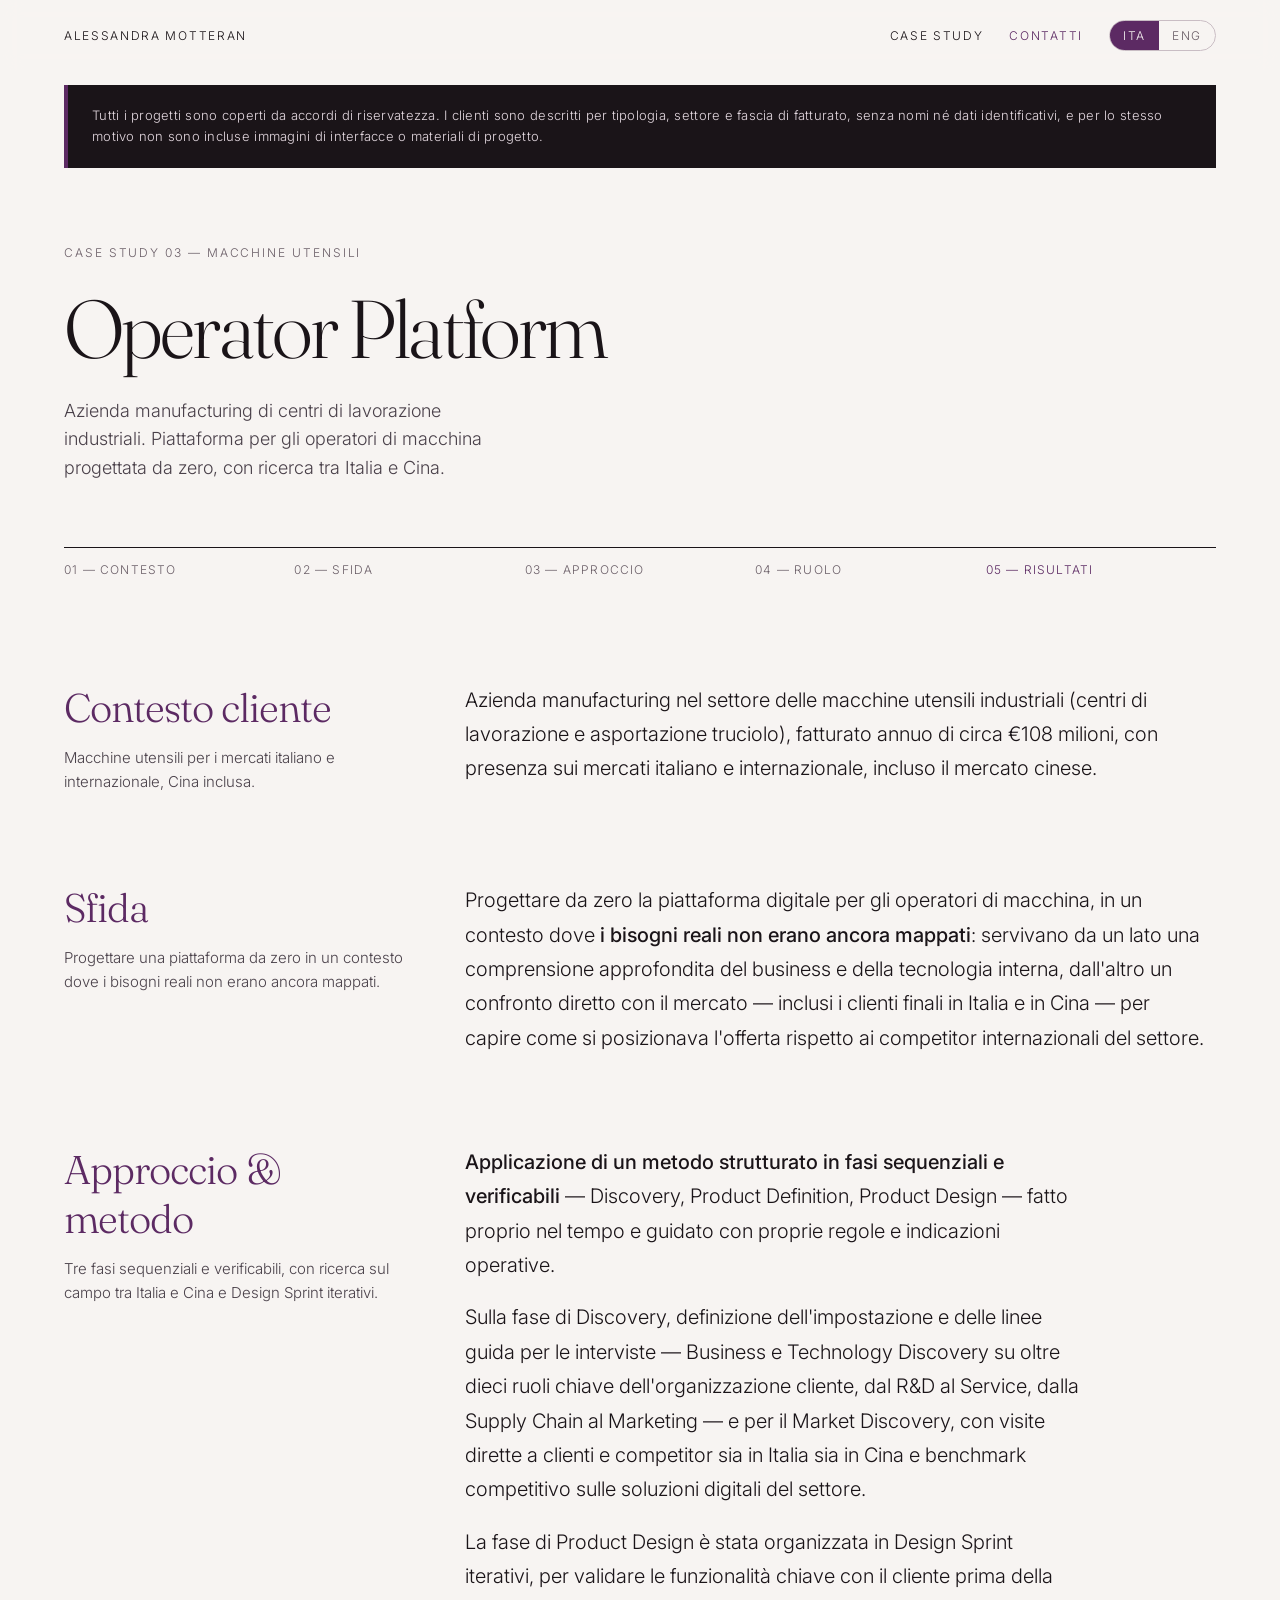
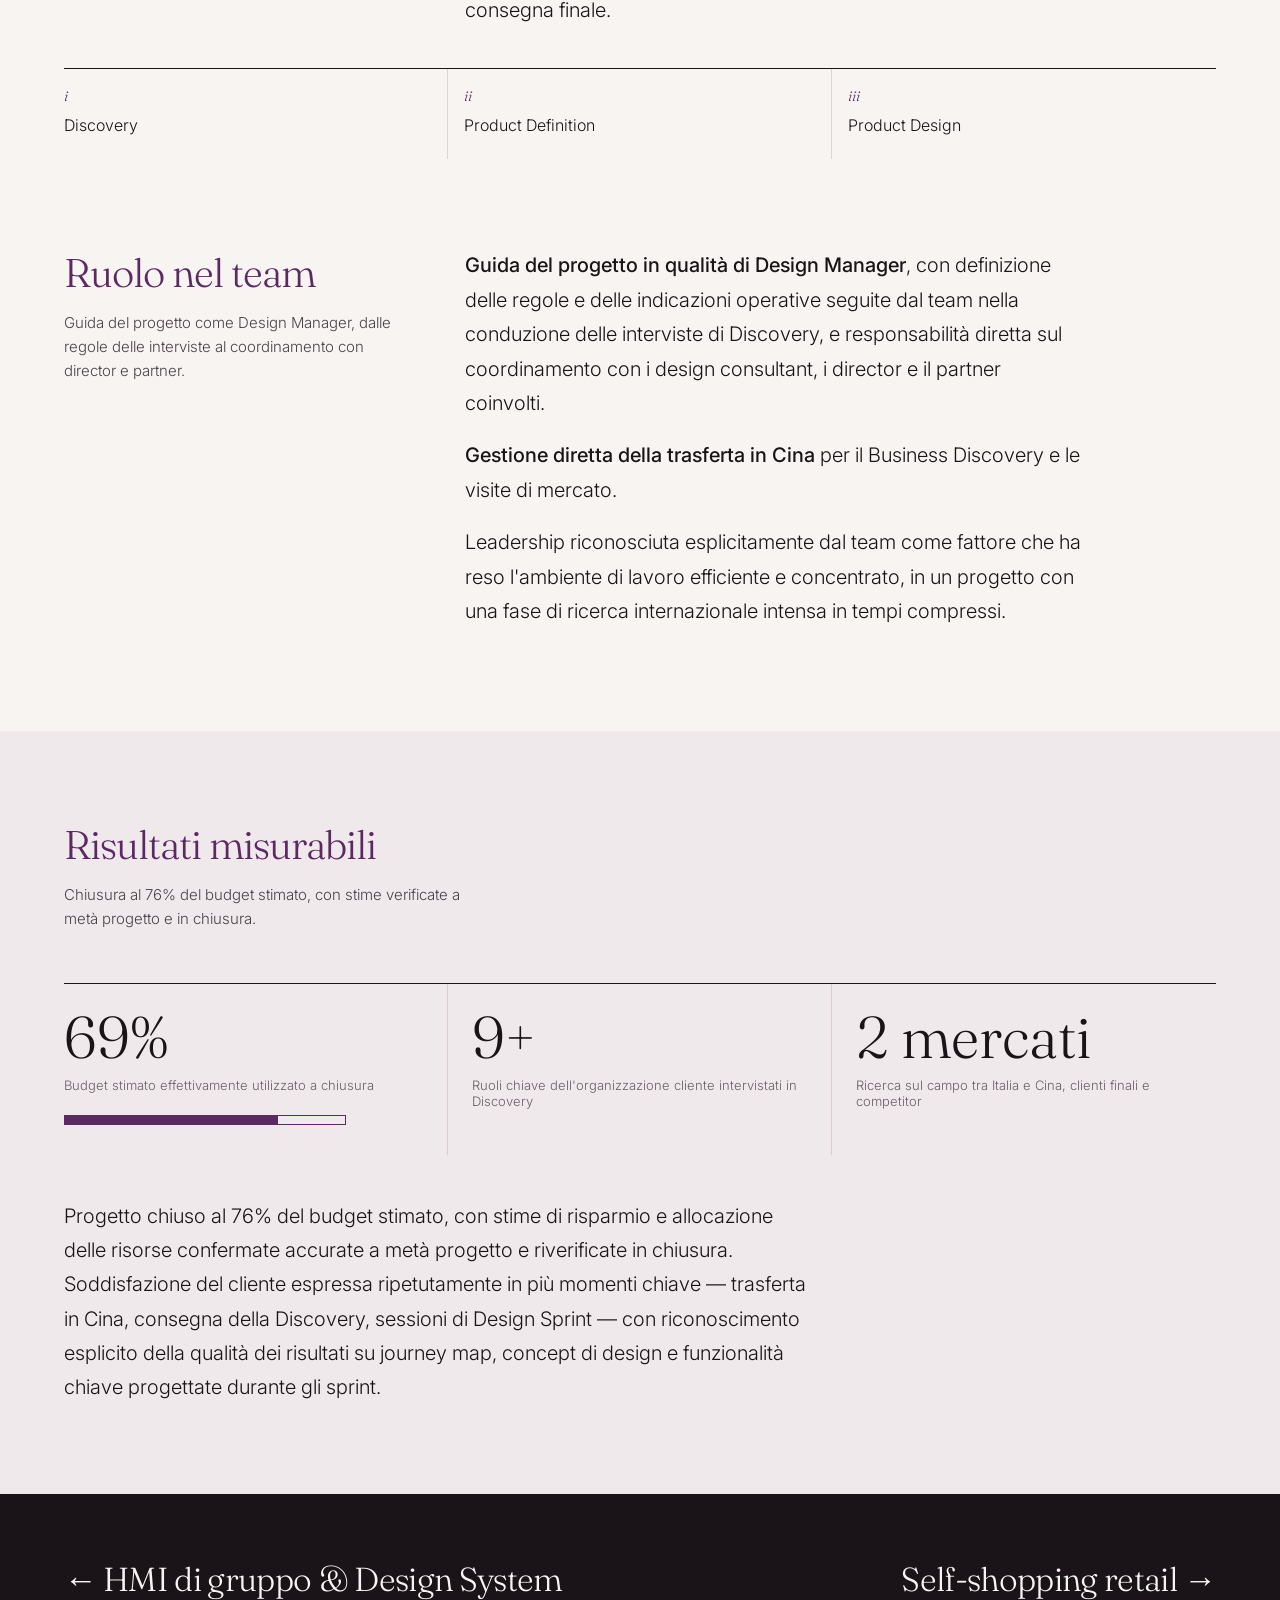
<file: progetto-03.html>
<!DOCTYPE html>
<html lang="it">
<head>
<meta charset="utf-8">
<meta name="viewport" content="width=device-width, initial-scale=1">
<title>Operator Platform — Case study</title>
<meta name="description" content="Azienda manufacturing di centri di lavorazione industriali. Piattaforma per gli operatori di macchina progettata da zero, con ricerca tra Italia e Cina.">
<link rel="icon" href="./favicon.svg" type="image/svg+xml">
<link rel="icon" href="./favicon.ico" sizes="any">
<link rel="apple-touch-icon" href="./apple-touch-icon.png">
<link rel="preconnect" href="https://fonts.gstatic.com" crossorigin>
<link href="https://fonts.googleapis.com/css2?family=Fraunces:opsz,wght@9..144,300;9..144,400;9..144,500&family=Inter:wght@300;400;500&display=swap" rel="stylesheet">
<link rel="stylesheet" href="./styles.css">
<script src="./portfolio.js" defer></script>
</head>
<body>

<div style="font-family:Inter,sans-serif;font-weight:300;color:#1A1418;background:#F7F4F2;overflow-x:hidden">

  <nav style="position:sticky;top:0;z-index:20;display:flex;align-items:baseline;gap:26px;padding:20px 5vw;font-size:12px;letter-spacing:0.14em;text-transform:uppercase;background:rgba(247,244,242,0.88);backdrop-filter:blur(10px)">
    <a href="./index.html" style="margin-right:auto;color:#1A1418">Alessandra Motteran</a>
    <a href="./case-study.html" style="color:#1A1418">Case study</a>
    <a href="./contatti.html">Contatti</a>
    <span data-lang-switch style="display:inline-flex;border:1px solid #C9BDC4;border-radius:999px;overflow:hidden">
      <button type="button" data-lang="it" style="font:inherit;letter-spacing:0.14em;text-transform:uppercase;border:none;background:none;padding:7px 13px;cursor:pointer;color:#5C2A63">ITA</button>
      <button type="button" data-lang="en" style="font:inherit;letter-spacing:0.14em;text-transform:uppercase;border:none;background:none;padding:7px 13px;cursor:pointer;color:#5C2A63">ENG</button>
    </span>
  </nav>

  <div style="padding:14px 5vw 0">
    <p style="margin:0;font-size:13px;line-height:1.65;letter-spacing:0.02em;color:#E4D9E0;background:#1A1418;border-left:4px solid #5C2A63;padding:20px 24px" data-nda>Tutti i progetti sono coperti da accordi di riservatezza. I clienti sono descritti per tipologia, settore e fascia di fatturato, senza nomi né dati identificativi, e per lo stesso motivo non sono incluse immagini di interfacce o materiali di progetto.</p>
  </div>

  <header style="padding:clamp(36px,6vw,80px) 5vw clamp(40px,5vw,72px)">
    <div style="display:grid;grid-template-columns:repeat(auto-fit,minmax(300px,1fr));gap:clamp(32px,5vw,72px);align-items:end">
      <div data-rise>
        <p style="font-size:12px;letter-spacing:0.16em;text-transform:uppercase;color:#6B5F68;margin:0 0 30px">Case study 03 — Macchine utensili</p>
        <h1 style="font-family:Fraunces,serif;font-weight:300;font-size:clamp(40px,6.4vw,92px);line-height:0.94;letter-spacing:-0.035em;margin:0">Operator Platform</h1>
        <p style="font-size:18px;line-height:1.6;color:#4A414A;margin:30px 0 0;max-width:42ch">Azienda manufacturing di centri di lavorazione industriali. Piattaforma per gli operatori di macchina progettata da zero, con ricerca tra Italia e Cina.</p>
      </div>
    </div>
  </header>

  <div style="padding:0 5vw">
    <ol style="list-style:none;margin:0;padding:0;display:grid;grid-template-columns:repeat(auto-fit,minmax(150px,1fr));border-top:1px solid #1A1418;font-size:12px;letter-spacing:0.1em;text-transform:uppercase;color:#6B5F68">
      <li style="padding:14px 12px 16px 0">01 — Contesto</li>
      <li style="padding:14px 12px 16px 0">02 — Sfida</li>
      <li style="padding:14px 12px 16px 0">03 — Approccio</li>
      <li style="padding:14px 12px 16px 0">04 — Ruolo</li>
      <li style="padding:14px 0 16px 0;color:#5C2A63">05 — Risultati</li>
    </ol>
  </div>

  <article style="padding:clamp(48px,7vw,110px) 5vw 0;display:flex;flex-direction:column;gap:clamp(56px,7vw,110px)">

    <section style="display:grid;grid-template-columns:repeat(auto-fit,minmax(240px,1fr));gap:clamp(24px,4vw,64px);align-items:start" data-rise>
      <div style="margin:0 0 0">
        <h2 style="font-family:Fraunces,serif;font-weight:300;font-size:clamp(26px,3.2vw,40px);letter-spacing:-0.025em;color:#5C2A63;margin:0 0 14px">Contesto cliente</h2>
        <p style="font-size:15px;line-height:1.6;color:#4A414A;margin:0;max-width:46ch">Macchine utensili per i mercati italiano e internazionale, Cina inclusa.</p>
      </div>
      <p style="font-size:clamp(17px,1.6vw,20px);line-height:1.72;margin:0;max-width:62ch;grid-column:span 2">Azienda manufacturing nel settore delle macchine utensili industriali (centri di lavorazione e asportazione truciolo), fatturato annuo di circa €108 milioni, con presenza sui mercati italiano e internazionale, incluso il mercato cinese.</p>
    </section>

    <section style="display:grid;grid-template-columns:repeat(auto-fit,minmax(240px,1fr));gap:clamp(24px,4vw,64px);align-items:start" data-rise>
      <div style="margin:0 0 0">
        <h2 style="font-family:Fraunces,serif;font-weight:300;font-size:clamp(26px,3.2vw,40px);letter-spacing:-0.025em;color:#5C2A63;margin:0 0 14px">Sfida</h2>
        <p style="font-size:15px;line-height:1.6;color:#4A414A;margin:0;max-width:46ch">Progettare una piattaforma da zero in un contesto dove i bisogni reali non erano ancora mappati.</p>
      </div>
      <p style="font-size:clamp(17px,1.6vw,20px);line-height:1.72;margin:0;max-width:62ch;grid-column:span 2">Progettare da zero la piattaforma digitale per gli operatori di macchina, in un contesto dove <strong style="font-weight:500;color:#1A1418">i bisogni reali non erano ancora mappati</strong>: servivano da un lato una comprensione approfondita del business e della tecnologia interna, dall'altro un confronto diretto con il mercato — inclusi i clienti finali in Italia e in Cina — per capire come si posizionava l'offerta rispetto ai competitor internazionali del settore.</p>
    </section>

    <section data-rise>
      <div style="display:grid;grid-template-columns:repeat(auto-fit,minmax(240px,1fr));gap:clamp(24px,4vw,64px);align-items:start">
        <div style="margin:0 0 0">
        <h2 style="font-family:Fraunces,serif;font-weight:300;font-size:clamp(26px,3.2vw,40px);letter-spacing:-0.025em;color:#5C2A63;margin:0 0 14px">Approccio &amp; metodo</h2>
        <p style="font-size:15px;line-height:1.6;color:#4A414A;margin:0;max-width:46ch">Tre fasi sequenziali e verificabili, con ricerca sul campo tra Italia e Cina e Design Sprint iterativi.</p>
      </div>
        <div style="grid-column:span 2;max-width:62ch;display:flex;flex-direction:column;gap:18px">
          <p style="font-size:clamp(17px,1.6vw,20px);line-height:1.72;margin:0"><strong style="font-weight:500;color:#1A1418">Applicazione di un metodo strutturato in fasi sequenziali e verificabili</strong> — Discovery, Product Definition, Product Design — fatto proprio nel tempo e guidato con proprie regole e indicazioni operative.</p>
          <p style="font-size:clamp(17px,1.6vw,20px);line-height:1.72;margin:0">Sulla fase di Discovery, definizione dell'impostazione e delle linee guida per le interviste — Business e Technology Discovery su oltre dieci ruoli chiave dell'organizzazione cliente, dal R&amp;D al Service, dalla Supply Chain al Marketing — e per il Market Discovery, con visite dirette a clienti e competitor sia in Italia sia in Cina e benchmark competitivo sulle soluzioni digitali del settore.</p>
          <p style="font-size:clamp(17px,1.6vw,20px);line-height:1.72;margin:0">La fase di Product Design è stata organizzata in Design Sprint iterativi, per validare le funzionalità chiave con il cliente prima della consegna finale.</p>
        </div>
      </div>
      <ul style="list-style:none;margin:40px 0 0;padding:0;display:grid;grid-template-columns:repeat(auto-fit,minmax(190px,1fr));border-top:1px solid #1A1418">
        <li style="padding:18px 16px 24px 0;border-right:1px solid #E0D2DA"><span style="font-family:Fraunces,serif;font-style:italic;font-size:14px;color:#5C2A63;display:block;margin-bottom:10px">i</span>Discovery</li>
        <li style="padding:18px 16px 24px;border-right:1px solid #E0D2DA"><span style="font-family:Fraunces,serif;font-style:italic;font-size:14px;color:#5C2A63;display:block;margin-bottom:10px">ii</span>Product Definition</li>
        <li style="padding:18px 0 24px 16px"><span style="font-family:Fraunces,serif;font-style:italic;font-size:14px;color:#5C2A63;display:block;margin-bottom:10px">iii</span>Product Design</li>
      </ul>
    </section>

    <section style="display:grid;grid-template-columns:repeat(auto-fit,minmax(240px,1fr));gap:clamp(24px,4vw,64px);align-items:start" data-rise>
      <div style="margin:0 0 0">
        <h2 style="font-family:Fraunces,serif;font-weight:300;font-size:clamp(26px,3.2vw,40px);letter-spacing:-0.025em;color:#5C2A63;margin:0 0 14px">Ruolo nel team</h2>
        <p style="font-size:15px;line-height:1.6;color:#4A414A;margin:0;max-width:46ch">Guida del progetto come Design Manager, dalle regole delle interviste al coordinamento con director e partner.</p>
      </div>
      <div style="grid-column:span 2;max-width:62ch;display:flex;flex-direction:column;gap:18px">
        <p style="font-size:clamp(17px,1.6vw,20px);line-height:1.72;margin:0"><strong style="font-weight:500;color:#1A1418">Guida del progetto in qualità di Design Manager</strong>, con definizione delle regole e delle indicazioni operative seguite dal team nella conduzione delle interviste di Discovery, e responsabilità diretta sul coordinamento con i design consultant, i director e il partner coinvolti.</p>
        <p style="font-size:clamp(17px,1.6vw,20px);line-height:1.72;margin:0"><strong style="font-weight:500;color:#1A1418">Gestione diretta della trasferta in Cina</strong> per il Business Discovery e le visite di mercato.</p>
        <p style="font-size:clamp(17px,1.6vw,20px);line-height:1.72;margin:0">Leadership riconosciuta esplicitamente dal team come fattore che ha reso l'ambiente di lavoro efficiente e concentrato, in un progetto con una fase di ricerca internazionale intensa in tempi compressi.</p>
      </div>
    </section>
  </article>

  <section style="margin-top:clamp(64px,8vw,120px);padding:clamp(48px,7vw,100px) 5vw;background:#F0E9EC" data-rise>
    <div style="margin:0 0 clamp(32px,4vw,52px)">
        <h2 style="font-family:Fraunces,serif;font-weight:300;font-size:clamp(26px,3.2vw,40px);letter-spacing:-0.025em;color:#5C2A63;margin:0 0 14px">Risultati misurabili</h2>
        <p style="font-size:15px;line-height:1.6;color:#4A414A;margin:0;max-width:46ch">Chiusura al 76% del budget stimato, con stime verificate a metà progetto e in chiusura.</p>
      </div>
    <div style="display:grid;grid-template-columns:repeat(auto-fit,minmax(230px,1fr));border-top:1px solid #1A1418;margin-bottom:44px">
      <div style="padding:26px 24px 30px 0;border-right:1px solid #DCCBD4">
        <span style="font-family:Fraunces,serif;font-weight:300;font-size:clamp(40px,4.6vw,62px);line-height:0.9;display:block;font-variant-numeric:tabular-nums"><span data-count="76">76</span>%</span>
        <span style="font-size:13px;color:#6B5F68;display:block;margin-top:14px">Budget stimato effettivamente utilizzato a chiusura</span>
        <div style="margin-top:22px;height:8px;border:1px solid #5C2A63;max-width:280px;position:relative"><div style="position:absolute;left:0;top:0;bottom:0;width:76%;background:#5C2A63"></div></div>
      </div>
      <div style="padding:26px 24px 30px;border-right:1px solid #DCCBD4">
        <span style="font-family:Fraunces,serif;font-weight:300;font-size:clamp(40px,4.6vw,62px);line-height:0.9;display:block;font-variant-numeric:tabular-nums"><span data-count="10">10</span>+</span>
        <span style="font-size:13px;color:#6B5F68;display:block;margin-top:14px">Ruoli chiave dell'organizzazione cliente intervistati in Discovery</span>
      </div>
      <div style="padding:26px 0 30px 24px">
        <span style="font-family:Fraunces,serif;font-weight:300;font-size:clamp(40px,4.6vw,62px);line-height:0.9;display:block;font-variant-numeric:tabular-nums"><span data-count="2">2</span> mercati</span>
        <span style="font-size:13px;color:#6B5F68;display:block;margin-top:14px">Ricerca sul campo tra Italia e Cina, clienti finali e competitor</span>
      </div>
    </div>
    <p style="font-size:clamp(17px,1.6vw,20px);line-height:1.72;margin:0;max-width:62ch">Progetto chiuso al 76% del budget stimato, con stime di risparmio e allocazione delle risorse confermate accurate a metà progetto e riverificate in chiusura. Soddisfazione del cliente espressa ripetutamente in più momenti chiave — trasferta in Cina, consegna della Discovery, sessioni di Design Sprint — con riconoscimento esplicito della qualità dei risultati su journey map, concept di design e funzionalità chiave progettate durante gli sprint.</p>
  </section>

  <nav style="background:#1A1418;color:#F7F4F2;padding:clamp(40px,5vw,72px) 5vw;display:flex;flex-wrap:wrap;gap:24px;justify-content:space-between;align-items:baseline">
    <a href="./progetto-02.html" style="color:#F7F4F2;font-family:Fraunces,serif;font-size:clamp(20px,2.6vw,34px);font-weight:300;letter-spacing:-0.02em">← HMI di gruppo &amp; Design System</a>
    <a href="./progetto-04.html" style="color:#F7F4F2;font-family:Fraunces,serif;font-size:clamp(20px,2.6vw,34px);font-weight:300;letter-spacing:-0.02em">Self-shopping retail →</a>
  </nav>
</div>

</body>
</html>
</file>
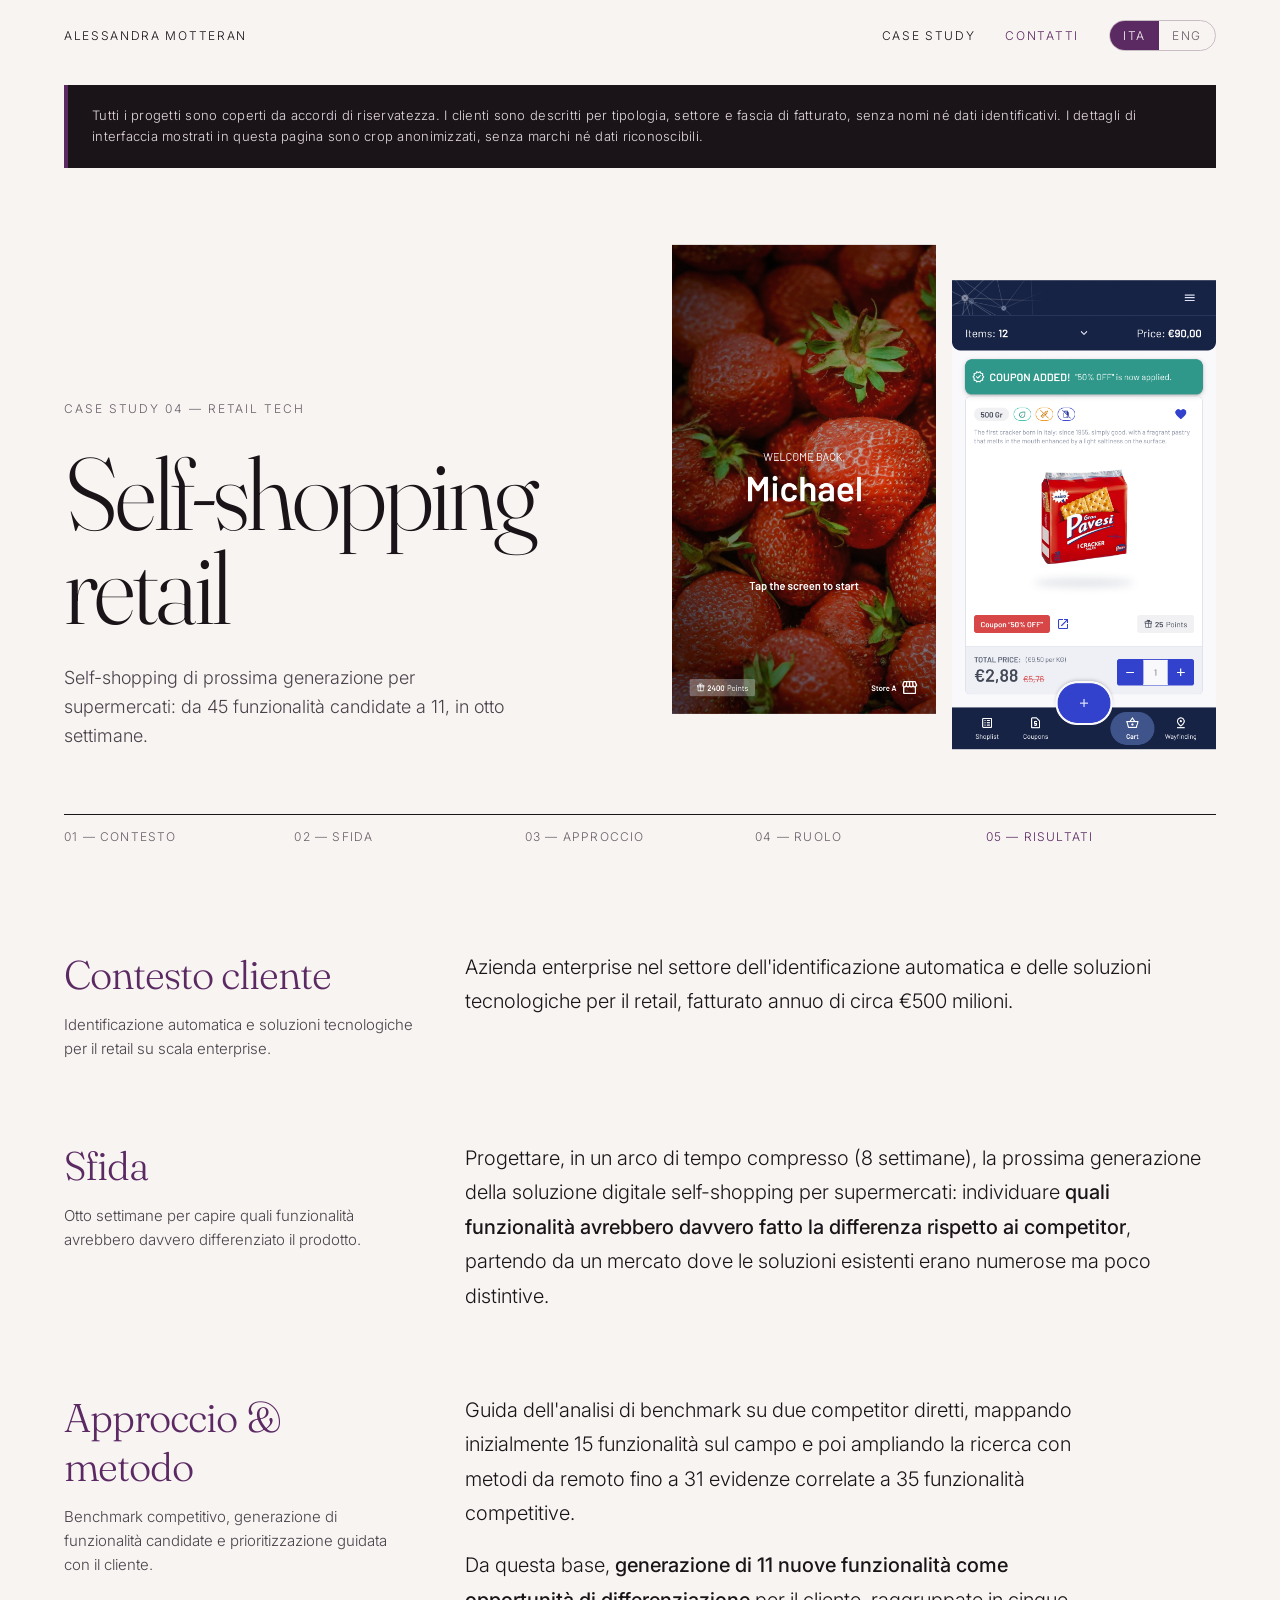
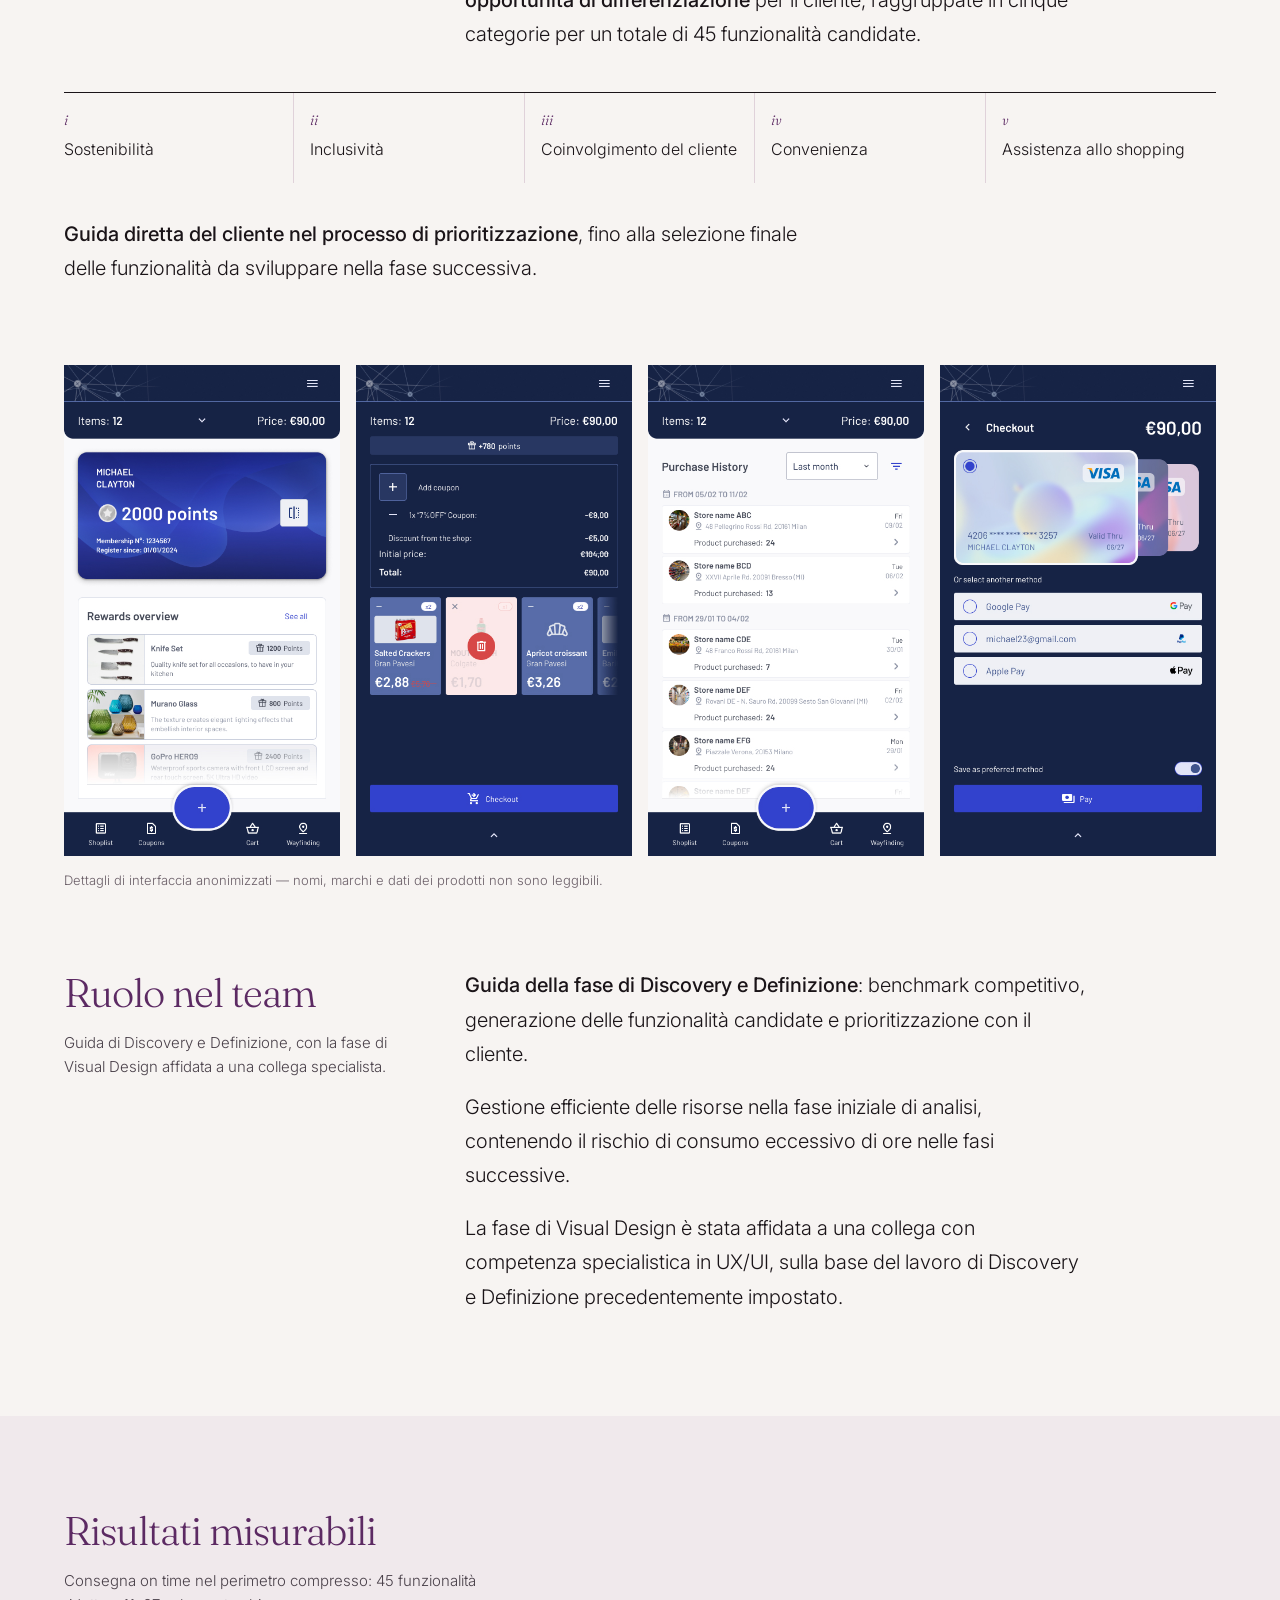
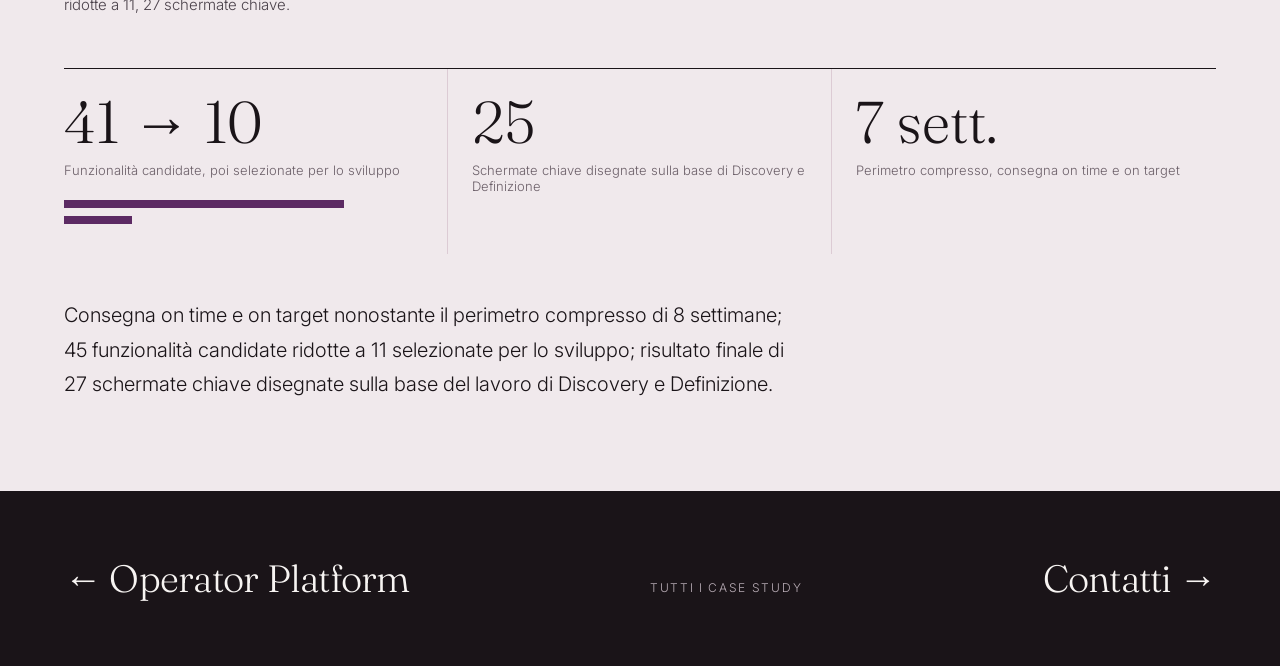
<file: progetto-04.html>
<!DOCTYPE html>
<html lang="it">
<head>
<meta charset="utf-8">
<meta name="viewport" content="width=device-width, initial-scale=1">
<title>Self-shopping retail — Case study</title>
<meta name="description" content="Self-shopping di prossima generazione per supermercati: da 45 funzionalità candidate a 11, in otto settimane.">
<link rel="icon" href="./favicon.svg" type="image/svg+xml">
<link rel="icon" href="./favicon.ico" sizes="any">
<link rel="apple-touch-icon" href="./apple-touch-icon.png">
<link rel="preconnect" href="https://fonts.gstatic.com" crossorigin>
<link href="https://fonts.googleapis.com/css2?family=Fraunces:opsz,wght@9..144,300;9..144,400;9..144,500&family=Inter:wght@300;400;500&display=swap" rel="stylesheet">
<link rel="stylesheet" href="./styles.css">
<script src="./portfolio.js" defer></script>
</head>
<body>

<div style="font-family:Inter,sans-serif;font-weight:300;color:#1A1418;background:#F7F4F2;overflow-x:hidden">

  <nav style="position:sticky;top:0;z-index:20;display:flex;align-items:baseline;gap:30px;padding:20px 5vw;font-size:12px;letter-spacing:0.14em;text-transform:uppercase;background:rgba(247,244,242,0.88);backdrop-filter:blur(10px)">
    <a href="./index.html" style="margin-right:auto;color:#1A1418">Alessandra Motteran</a>
    <a href="./case-study.html" style="color:#1A1418">Case study</a>
    <a href="./contatti.html">Contatti</a>
    <span data-lang-switch style="display:inline-flex;border:1px solid #C9BDC4;border-radius:999px;overflow:hidden">
      <button type="button" data-lang="it" style="font:inherit;letter-spacing:0.14em;text-transform:uppercase;border:none;background:none;padding:7px 13px;cursor:pointer;color:#5C2A63">ITA</button>
      <button type="button" data-lang="en" style="font:inherit;letter-spacing:0.14em;text-transform:uppercase;border:none;background:none;padding:7px 13px;cursor:pointer;color:#5C2A63">ENG</button>
    </span>
  </nav>

  <div style="padding:14px 5vw 0">
    <p style="margin:0;font-size:13px;line-height:1.65;letter-spacing:0.02em;color:#E4D9E0;background:#1A1418;border-left:4px solid #5C2A63;padding:20px 24px" data-nda>Tutti i progetti sono coperti da accordi di riservatezza. I clienti sono descritti per tipologia, settore e fascia di fatturato, senza nomi né dati identificativi. I dettagli di interfaccia mostrati in questa pagina sono crop anonimizzati, senza marchi né dati riconoscibili.</p>
  </div>


  <header style="padding:clamp(36px,6vw,80px) 5vw clamp(40px,5vw,72px);position:relative">
    <div style="display:grid;grid-template-columns:repeat(auto-fit,minmax(300px,1fr));gap:clamp(32px,5vw,72px);align-items:end">
      <div data-rise>
        <p style="font-size:12px;letter-spacing:0.16em;text-transform:uppercase;color:#6B5F68;margin:0 0 30px">Case study 04 — Retail tech</p>
        <h1 style="font-family:Fraunces,serif;font-weight:300;font-size:clamp(46px,8vw,120px);line-height:0.92;letter-spacing:-0.035em;margin:0">Self-shopping retail</h1>
        <p style="font-size:18px;line-height:1.6;color:#4A414A;margin:30px 0 0;max-width:40ch">Self-shopping di prossima generazione per supermercati: da 45 funzionalità candidate a 11, in otto settimane.</p>
      </div>
      <div style="display:grid;grid-template-columns:1fr 1fr;gap:16px;align-items:start">
        <div style="aspect-ratio: 480/854; overflow: hidden; background: url(&quot;./assets/progetto-04/01-00-01---custom-welcome-mu365l6n-7h77.jpg&quot;) center / cover no-repeat" data-par="0.07"></div>
        <div style="aspect-ratio: 480/854; overflow: hidden; background: url(&quot;./assets/progetto-04/06-00-02---add-personal-coupon---coupon--mu366q1m-jbt9.png&quot;) center / cover no-repeat; margin-top: 36px" data-par="-0.05"></div>
      </div>
    </div>
  </header>

  <div style="padding:0 5vw">
    <ol style="list-style:none;margin:0;padding:0;display:grid;grid-template-columns:repeat(auto-fit,minmax(150px,1fr));gap:0;border-top:1px solid #1A1418;font-size:12px;letter-spacing:0.1em;text-transform:uppercase;color:#6B5F68">
      <li style="padding:14px 12px 16px 0">01 — Contesto</li>
      <li style="padding:14px 12px 16px 0">02 — Sfida</li>
      <li style="padding:14px 12px 16px 0">03 — Approccio</li>
      <li style="padding:14px 12px 16px 0">04 — Ruolo</li>
      <li style="padding:14px 0 16px 0;color:#5C2A63">05 — Risultati</li>
    </ol>
  </div>

  <article style="padding:clamp(48px,7vw,110px) 5vw 0;display:flex;flex-direction:column;gap:80px">

    <section style="display:grid;grid-template-columns:repeat(auto-fit,minmax(240px,1fr));gap:clamp(24px,4vw,64px);align-items:start" data-rise>
      <div style="margin:0 0 0">
        <h2 style="font-family:Fraunces,serif;font-weight:300;font-size:clamp(26px,3.2vw,40px);letter-spacing:-0.025em;color:#5C2A63;margin:0 0 14px">Contesto cliente</h2>
        <p style="font-size:15px;line-height:1.6;color:#4A414A;margin:0;max-width:46ch">Identificazione automatica e soluzioni tecnologiche per il retail su scala enterprise.</p>
      </div>
      <p style="font-size:clamp(17px,1.6vw,20px);line-height:1.72;margin:0;max-width:62ch;grid-column:span 2">Azienda enterprise nel settore dell'identificazione automatica e delle soluzioni tecnologiche per il retail, fatturato annuo di circa €500 milioni.</p>
    </section>

    <section style="display:grid;grid-template-columns:repeat(auto-fit,minmax(240px,1fr));gap:clamp(24px,4vw,64px);align-items:start" data-rise>
      <div style="margin:0 0 0">
        <h2 style="font-family:Fraunces,serif;font-weight:300;font-size:clamp(26px,3.2vw,40px);letter-spacing:-0.025em;color:#5C2A63;margin:0 0 14px">Sfida</h2>
        <p style="font-size:15px;line-height:1.6;color:#4A414A;margin:0;max-width:46ch">Otto settimane per capire quali funzionalità avrebbero davvero differenziato il prodotto.</p>
      </div>
      <p style="font-size:clamp(17px,1.6vw,20px);line-height:1.72;margin:0;max-width:62ch;grid-column:span 2">Progettare, in un arco di tempo compresso (8 settimane), la prossima generazione della soluzione digitale self-shopping per supermercati: individuare <strong style="font-weight:500;color:#1A1418">quali funzionalità avrebbero davvero fatto la differenza rispetto ai competitor</strong>, partendo da un mercato dove le soluzioni esistenti erano numerose ma poco distintive.</p>
    </section>

    <section data-rise>
      <div style="display:grid;grid-template-columns:repeat(auto-fit,minmax(240px,1fr));gap:clamp(24px,4vw,64px);align-items:start">
        <div style="margin:0 0 0">
        <h2 style="font-family:Fraunces,serif;font-weight:300;font-size:clamp(26px,3.2vw,40px);letter-spacing:-0.025em;color:#5C2A63;margin:0 0 14px">Approccio &amp; metodo</h2>
        <p style="font-size:15px;line-height:1.6;color:#4A414A;margin:0;max-width:46ch">Benchmark competitivo, generazione di funzionalità candidate e prioritizzazione guidata con il cliente.</p>
      </div>
        <div style="grid-column:span 2;max-width:62ch;display:flex;flex-direction:column;gap:18px">
          <p style="font-size:clamp(17px,1.6vw,20px);line-height:1.72;margin:0">Guida dell'analisi di benchmark su due competitor diretti, mappando inizialmente 15 funzionalità sul campo e poi ampliando la ricerca con metodi da remoto fino a 31 evidenze correlate a 35 funzionalità competitive.</p>
          <p style="font-size:clamp(17px,1.6vw,20px);line-height:1.72;margin:0">Da questa base, <strong style="font-weight:500;color:#1A1418">generazione di 11 nuove funzionalità come opportunità di differenziazione</strong> per il cliente, raggruppate in cinque categorie per un totale di 45 funzionalità candidate.</p>
        </div>
      </div>
      <ul style="list-style:none;margin:40px 0 0;padding:0;display:grid;grid-template-columns:repeat(auto-fit,minmax(170px,1fr));gap:0;border-top:1px solid #1A1418">
        <li style="padding:18px 16px 24px 0;border-right:1px solid #E0D2DA"><span style="font-family:Fraunces,serif;font-style:italic;font-size:14px;color:#5C2A63;display:block;margin-bottom:10px">i</span>Sostenibilità</li>
        <li style="padding:18px 16px 24px;border-right:1px solid #E0D2DA"><span style="font-family:Fraunces,serif;font-style:italic;font-size:14px;color:#5C2A63;display:block;margin-bottom:10px">ii</span>Inclusività</li>
        <li style="padding:18px 16px 24px;border-right:1px solid #E0D2DA"><span style="font-family:Fraunces,serif;font-style:italic;font-size:14px;color:#5C2A63;display:block;margin-bottom:10px">iii</span>Coinvolgimento del cliente</li>
        <li style="padding:18px 16px 24px;border-right:1px solid #E0D2DA"><span style="font-family:Fraunces,serif;font-style:italic;font-size:14px;color:#5C2A63;display:block;margin-bottom:10px">iv</span>Convenienza</li>
        <li style="padding:18px 0 24px 16px"><span style="font-family:Fraunces,serif;font-style:italic;font-size:14px;color:#5C2A63;display:block;margin-bottom:10px">v</span>Assistenza allo shopping</li>
      </ul>
      <p style="font-size:clamp(17px,1.6vw,20px);line-height:1.72;margin:34px 0 0;max-width:62ch"><strong style="font-weight:500;color:#1A1418">Guida diretta del cliente nel processo di prioritizzazione</strong>, fino alla selezione finale delle funzionalità da sviluppare nella fase successiva.</p>
    </section>

    <section data-rise>
      <div style="display:grid;grid-template-columns:repeat(auto-fit,minmax(220px,1fr));gap:16px;align-items:start">
        <div style="aspect-ratio: 480/854; overflow: hidden; background: url(&quot;./assets/progetto-04/10-00-00---loyalty-program---overview-mu368vq4-eple.jpg&quot;) center / cover no-repeat"></div><div style="aspect-ratio: 480/854; overflow: hidden; background: url(&quot;./assets/progetto-04/07-00-00---session-summary---article-vis-mu368bsf-xy85.jpg&quot;) center / cover no-repeat"></div>
        <div style="aspect-ratio: 480/854; overflow: hidden; background: url(&quot;./assets/progetto-04/11-00-01---purchase-history---overview-mu36ahzh-1uic.jpg&quot;) center / cover no-repeat"></div><div style="aspect-ratio: 480/854; overflow: hidden; background: url(&quot;./assets/progetto-04/08-00-00---payment-integration-mu369s1n-b0ef.jpg&quot;) center / cover no-repeat"></div>
      </div>
      <p style="font-size:13px;color:#6B5F68;margin:16px 0 0">Dettagli di interfaccia anonimizzati — nomi, marchi e dati dei prodotti non sono leggibili.</p>
    </section>

    <section style="display:grid;grid-template-columns:repeat(auto-fit,minmax(240px,1fr));gap:clamp(24px,4vw,64px);align-items:start" data-rise>
      <div style="margin:0 0 0">
        <h2 style="font-family:Fraunces,serif;font-weight:300;font-size:clamp(26px,3.2vw,40px);letter-spacing:-0.025em;color:#5C2A63;margin:0 0 14px">Ruolo nel team</h2>
        <p style="font-size:15px;line-height:1.6;color:#4A414A;margin:0;max-width:46ch">Guida di Discovery e Definizione, con la fase di Visual Design affidata a una collega specialista.</p>
      </div>
      <div style="grid-column:span 2;max-width:62ch;display:flex;flex-direction:column;gap:18px">
        <p style="font-size:clamp(17px,1.6vw,20px);line-height:1.72;margin:0"><strong style="font-weight:500;color:#1A1418">Guida della fase di Discovery e Definizione</strong>: benchmark competitivo, generazione delle funzionalità candidate e prioritizzazione con il cliente.</p>
        <p style="font-size:clamp(17px,1.6vw,20px);line-height:1.72;margin:0">Gestione efficiente delle risorse nella fase iniziale di analisi, contenendo il rischio di consumo eccessivo di ore nelle fasi successive.</p>
        <p style="font-size:clamp(17px,1.6vw,20px);line-height:1.72;margin:0">La fase di Visual Design è stata affidata a una collega con competenza specialistica in UX/UI, sulla base del lavoro di Discovery e Definizione precedentemente impostato.</p>
      </div>
    </section>
  </article>

  <section style="margin-top:clamp(64px,8vw,120px);padding:clamp(48px,7vw,100px) 5vw;background:#F0E9EC" data-rise>
    <div style="margin:0 0 clamp(32px,4vw,52px)">
        <h2 style="font-family:Fraunces,serif;font-weight:300;font-size:clamp(26px,3.2vw,40px);letter-spacing:-0.025em;color:#5C2A63;margin:0 0 14px">Risultati misurabili</h2>
        <p style="font-size:15px;line-height:1.6;color:#4A414A;margin:0;max-width:46ch">Consegna on time nel perimetro compresso: 45 funzionalità ridotte a 11, 27 schermate chiave.</p>
      </div>
    <div style="display:grid;grid-template-columns:repeat(auto-fit,minmax(230px,1fr));gap:0;border-top:1px solid #1A1418;margin-bottom:44px">
      <div style="padding:26px 24px 30px 0;border-right:1px solid #DCCBD4">
        <span style="font-family:Fraunces,serif;font-weight:300;font-size:clamp(40px,4.6vw,62px);line-height:0.9;display:block;font-variant-numeric:tabular-nums"><span data-count="45">45</span> → <span data-count="11">11</span></span>
        <span style="font-size:13px;color:#6B5F68;display:block;margin-top:14px">Funzionalità candidate, poi selezionate per lo sviluppo</span>
        <div style="margin-top:22px;display:flex;flex-direction:column;gap:8px;max-width:280px">
          <div style="height:8px;background:#5C2A63;width:100%"></div>
          <div style="height:8px;background:#5C2A63;width:24.4%"></div>
        </div>
      </div>
      <div style="padding:26px 24px 30px;border-right:1px solid #DCCBD4">
        <span style="font-family:Fraunces,serif;font-weight:300;font-size:clamp(40px,4.6vw,62px);line-height:0.9;display:block;font-variant-numeric:tabular-nums"><span data-count="27">27</span></span>
        <span style="font-size:13px;color:#6B5F68;display:block;margin-top:14px">Schermate chiave disegnate sulla base di Discovery e Definizione</span>
      </div>
      <div style="padding:26px 0 30px 24px">
        <span style="font-family:Fraunces,serif;font-weight:300;font-size:clamp(40px,4.6vw,62px);line-height:0.9;display:block;font-variant-numeric:tabular-nums"><span data-count="8">8</span> sett.</span>
        <span style="font-size:13px;color:#6B5F68;display:block;margin-top:14px">Perimetro compresso, consegna on time e on target</span>
      </div>
    </div>
    <p style="font-size:clamp(17px,1.6vw,20px);line-height:1.72;margin:0;max-width:62ch">Consegna on time e on target nonostante il perimetro compresso di 8 settimane; 45 funzionalità candidate ridotte a 11 selezionate per lo sviluppo; risultato finale di 27 schermate chiave disegnate sulla base del lavoro di Discovery e Definizione.</p>
  </section>

  <nav style="background:#1A1418;color:#F7F4F2;padding:clamp(40px,5vw,72px) 5vw;display:flex;flex-wrap:wrap;gap:24px;justify-content:space-between;align-items:baseline">
    <a href="./progetto-03.html" style="color:#F7F4F2;font-family:Fraunces,serif;font-size:clamp(22px,3vw,38px);font-weight:300;letter-spacing:-0.02em">← Operator Platform</a>
    <a href="./case-study.html" style="color:#B9ADB6;font-size:12px;letter-spacing:0.14em;text-transform:uppercase">Tutti i case study</a>
    <a href="./contatti.html" style="color:#F7F4F2;font-family:Fraunces,serif;font-size:clamp(22px,3vw,38px);font-weight:300;letter-spacing:-0.02em">Contatti →</a>
  </nav>
</div>

</body>
</html>
</file>
<file: styles.css>
body { margin:0; background:#F7F4F2; -webkit-font-smoothing:antialiased; }
a { color:#5C2A63; text-decoration:none; }
a:hover { color:#1A1418; }

@keyframes rise { from { opacity:0; transform:translateY(26px); } to { opacity:1; transform:none; } }
[data-rise].pre { opacity:0; }
[data-rise].in { animation: rise 0.9s cubic-bezier(.16,.84,.34,1) forwards; }

/* hover states (kept as classes so defaults can stay as plain inline styles) */
.row-link:hover { background:#F0E9EC !important; }
.cta-invert:hover { background:#F7F4F2 !important; color:#1A1418 !important; }
.btn-fill:hover { background:#1A1418 !important; }
.btn-outline:hover { background:#1A1418 !important; color:#F7F4F2 !important; }
</file>
